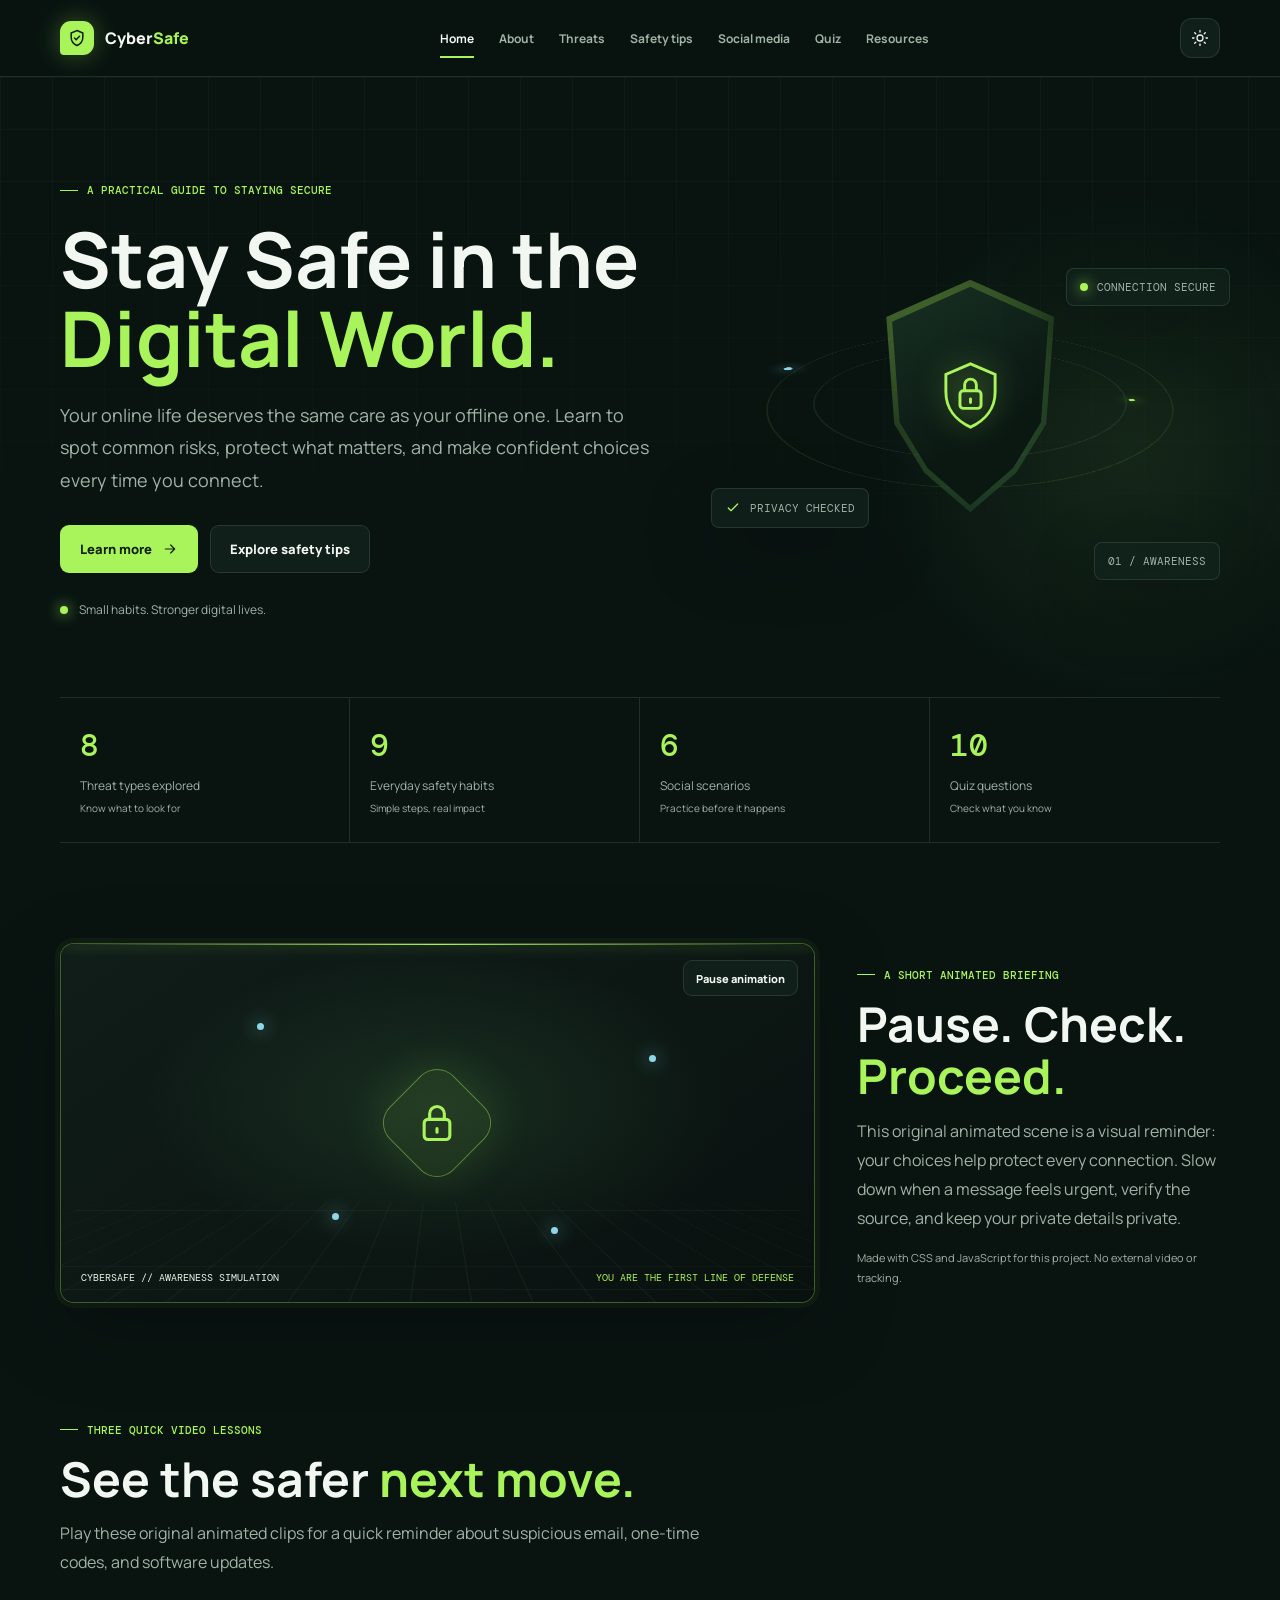
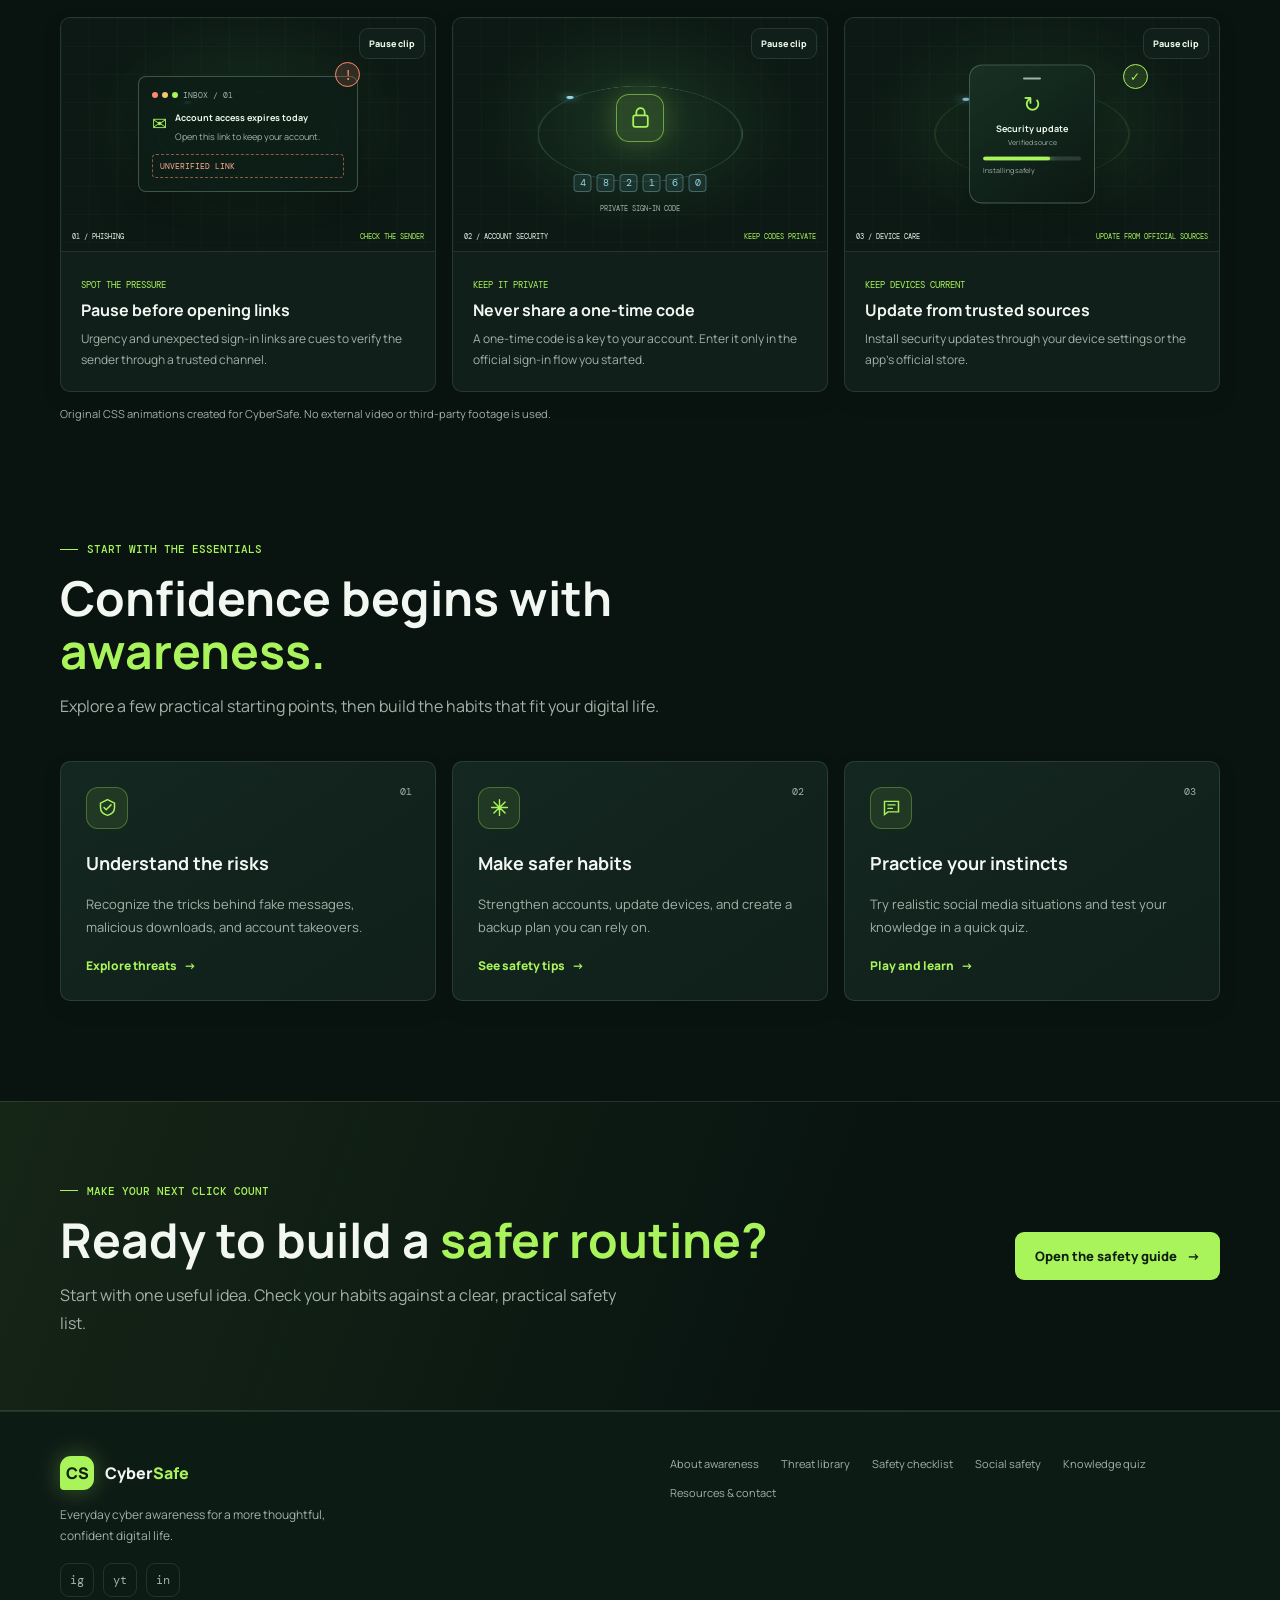
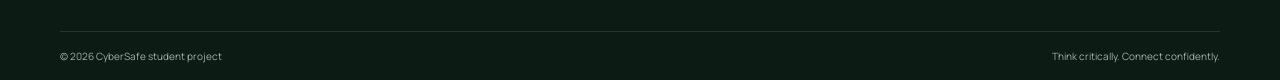
<file: cyberawerness/index.html>
<!doctype html>
<html lang="en">
<head>
  <meta charset="utf-8">
  <meta name="viewport" content="width=device-width, initial-scale=1">
  <meta name="description" content="Build safer digital habits with CyberSafe, a student-friendly cyber awareness guide.">
  <title>CyberSafe | Cyber Awareness</title>
  <link rel="preconnect" href="https://fonts.googleapis.com">
  <link rel="preconnect" href="https://fonts.gstatic.com" crossorigin>
  <link rel="stylesheet" href="css/style.css">
  <script src="js/script.js" defer></script>
</head>
<body>
  <div class="site-shell">
    <header class="site-header">
      <div class="container header-inner">
        <a class="brand" href="index.html" aria-label="CyberSafe home"><span class="brand-mark" aria-hidden="true"><svg viewBox="0 0 24 24" fill="none"><path d="M12 3 19 6v5c0 4.8-3 8.2-7 10-4-1.8-7-5.2-7-10V6l7-3Z" stroke="currentColor" stroke-width="1.8"/><path d="m9 12 2 2 4-4" stroke="currentColor" stroke-width="1.8" stroke-linecap="round" stroke-linejoin="round"/></svg></span><span>Cyber<span>Safe</span></span></a>
        <nav class="site-nav" data-site-nav aria-label="Main navigation">
          <a href="index.html" aria-current="page">Home</a><a href="about.html">About</a><a href="threats.html">Threats</a><a href="safety.html">Safety tips</a><a href="social-media.html">Social media</a><a href="quiz.html">Quiz</a><a href="contact.html">Resources</a>
        </nav>
        <div class="header-actions">
          <button class="icon-button" type="button" data-theme-toggle aria-label="Switch color theme" title="Toggle light or dark mode"><svg viewBox="0 0 24 24" fill="none" aria-hidden="true"><circle cx="12" cy="12" r="4" stroke="currentColor" stroke-width="1.7"/><path d="M12 2v2m0 16v2M4.93 4.93l1.42 1.42m11.3 11.3 1.42 1.42M2 12h2m16 0h2M4.93 19.07l1.42-1.42m11.3-11.3 1.42-1.42" stroke="currentColor" stroke-width="1.7" stroke-linecap="round"/></svg></button>
          <button class="menu-button" type="button" data-menu-toggle aria-label="Open navigation" aria-expanded="false"><svg viewBox="0 0 24 24" fill="none" aria-hidden="true"><path d="M4 7h16M4 12h16M4 17h16" stroke="currentColor" stroke-width="1.8" stroke-linecap="round"/></svg></button>
        </div>
      </div>
    </header>
    <main>
      <section class="hero">
        <div class="container hero-grid">
          <div class="hero-copy">
            <span class="eyebrow">A practical guide to staying secure</span>
            <h1>Stay Safe in the <span class="accent-text">Digital World.</span></h1>
            <p class="lead">Your online life deserves the same care as your offline one. Learn to spot common risks, protect what matters, and make confident choices every time you connect.</p>
            <div class="hero-actions"><a class="button button-primary" href="about.html">Learn more <svg viewBox="0 0 24 24" fill="none" aria-hidden="true"><path d="M5 12h14m-6-6 6 6-6 6" stroke="currentColor" stroke-width="1.8" stroke-linecap="round" stroke-linejoin="round"/></svg></a><a class="button button-quiet" href="safety.html">Explore safety tips</a></div>
            <div class="hero-note"><span class="status-dot"></span> Small habits. Stronger digital lives.</div>
          </div>
          <div class="hero-art" aria-label="Floating digital shield illustration">
            <div class="orbit"></div><div class="orbit orbit-two"></div>
            <div class="hero-shield"><svg viewBox="0 0 64 64" fill="none" aria-hidden="true"><path d="M32 5 53 14v15c0 14.4-8.9 24.5-21 30C19.9 53.5 11 43.4 11 29V14L32 5Z" stroke="currentColor" stroke-width="2.5"/><rect x="23" y="28" width="18" height="15" rx="3" stroke="currentColor" stroke-width="2.5"/><path d="M27 28v-5a5 5 0 0 1 10 0v5m-5 7v3" stroke="currentColor" stroke-width="2.5" stroke-linecap="round"/></svg></div>
            <div class="floating-chip one"><span class="status-dot"></span> CONNECTION SECURE</div><div class="floating-chip two"><svg viewBox="0 0 24 24" fill="none"><path d="m5 12 4 4L19 6" stroke="currentColor" stroke-width="2" stroke-linecap="round" stroke-linejoin="round"/></svg> PRIVACY CHECKED</div><div class="floating-chip three">01 / AWARENESS</div>
          </div>
        </div>
      </section>
      <section class="container" aria-label="Cyber awareness snapshot">
        <div class="stats-grid">
          <div class="stat"><strong data-count="8">0</strong><span>Threat types explored</span><small>Know what to look for</small></div>
          <div class="stat"><strong data-count="9">0</strong><span>Everyday safety habits</span><small>Simple steps, real impact</small></div>
          <div class="stat"><strong data-count="6">0</strong><span>Social scenarios</span><small>Practice before it happens</small></div>
          <div class="stat"><strong data-count="10">0</strong><span>Quiz questions</span><small>Check what you know</small></div>
        </div>
      </section>
      <section class="section">
        <div class="container video-layout">
          <div class="scene-frame reveal" data-reveal>
            <div class="awareness-scene" data-awareness-scene aria-label="Animated illustration of a digital connection being protected">
              <div class="scene-grid"></div><div class="scene-scan"></div><span class="scene-node n1"></span><span class="scene-node n2"></span><span class="scene-node n3"></span><span class="scene-node n4"></span>
              <div class="scene-lock"><svg viewBox="0 0 24 24" fill="none" aria-hidden="true"><rect x="5" y="10" width="14" height="11" rx="2" stroke="currentColor" stroke-width="1.7"/><path d="M8 10V7a4 4 0 0 1 8 0v3m-4 5v2" stroke="currentColor" stroke-width="1.7" stroke-linecap="round"/></svg></div>
              <div class="scene-controls"><button class="button button-quiet" type="button" data-scene-toggle aria-pressed="true">Pause animation</button></div>
              <div class="scene-caption"><span>CYBERSAFE // AWARENESS SIMULATION</span><span>YOU ARE THE FIRST LINE OF DEFENSE</span></div>
            </div>
          </div>
          <div class="scene-copy reveal" data-reveal><span class="eyebrow">A short animated briefing</span><h2>Pause. Check. <span class="accent-text">Proceed.</span></h2><p>This original animated scene is a visual reminder: your choices help protect every connection. Slow down when a message feels urgent, verify the source, and keep your private details private.</p><p class="form-note">Made with CSS and JavaScript for this project. No external video or tracking.</p></div>
        </div>
      </section>
      <section class="section clip-library-section">
        <div class="container">
          <div class="section-heading reveal" data-reveal><span class="eyebrow section-label">Three quick video lessons</span><h2>See the safer <span class="accent-text">next move.</span></h2><p>Play these original animated clips for a quick reminder about suspicious email, one-time codes, and software updates.</p></div>
          <div class="video-library">
            <article class="video-card reveal" data-reveal>
              <div class="video-screen clip-phishing" data-clip-scene aria-label="Animated phishing email warning">
                <div class="clip-grid"></div><span class="clip-orbit"></span><div class="clip-window"><div class="clip-window-top"><span></span><span>INBOX / 01</span></div><div class="clip-mail-icon">✉</div><strong>Account access expires today</strong><small>Open this link to keep your account.</small><div class="clip-link-warning">UNVERIFIED LINK</div></div><span class="clip-alert">!</span>
                <button class="button button-quiet clip-toggle" type="button" data-clip-toggle="phishing lesson" aria-pressed="true">Pause clip</button><div class="clip-caption"><span>01 / PHISHING</span><span>CHECK THE SENDER</span></div>
              </div>
              <div class="video-card-copy"><span class="platform-tag">SPOT THE PRESSURE</span><h3>Pause before opening links</h3><p>Urgency and unexpected sign-in links are cues to verify the sender through a trusted channel.</p></div>
            </article>
            <article class="video-card reveal" data-reveal>
              <div class="video-screen clip-code" data-clip-scene aria-label="Animated one-time code protected by a shield">
                <div class="clip-grid"></div><div class="clip-code-rings"></div><div class="clip-code-lock"><svg viewBox="0 0 24 24" fill="none" aria-hidden="true"><rect x="5" y="10" width="14" height="11" rx="2" stroke="currentColor" stroke-width="1.7"/><path d="M8 10V7a4 4 0 0 1 8 0v3" stroke="currentColor" stroke-width="1.7"/></svg></div><div class="clip-code-digits"><span>4</span><span>8</span><span>2</span><span>1</span><span>6</span><span>0</span></div><span class="clip-code-label">PRIVATE SIGN-IN CODE</span>
                <button class="button button-quiet clip-toggle" type="button" data-clip-toggle="one-time code lesson" aria-pressed="true">Pause clip</button><div class="clip-caption"><span>02 / ACCOUNT SECURITY</span><span>KEEP CODES PRIVATE</span></div>
              </div>
              <div class="video-card-copy"><span class="platform-tag">KEEP IT PRIVATE</span><h3>Never share a one-time code</h3><p>A one-time code is a key to your account. Enter it only in the official sign-in flow you started.</p></div>
            </article>
            <article class="video-card reveal" data-reveal>
              <div class="video-screen clip-update" data-clip-scene aria-label="Animated device installing a verified security update">
                <div class="clip-grid"></div><span class="clip-update-orbit"></span><div class="clip-device"><div class="clip-device-camera"></div><div class="clip-update-symbol">↻</div><strong>Security update</strong><small>Verified source</small><div class="clip-progress"><span></span></div><small class="clip-progress-label">Installing safely</small></div><span class="clip-update-check">✓</span>
                <button class="button button-quiet clip-toggle" type="button" data-clip-toggle="software update lesson" aria-pressed="true">Pause clip</button><div class="clip-caption"><span>03 / DEVICE CARE</span><span>UPDATE FROM OFFICIAL SOURCES</span></div>
              </div>
              <div class="video-card-copy"><span class="platform-tag">KEEP DEVICES CURRENT</span><h3>Update from trusted sources</h3><p>Install security updates through your device settings or the app's official store.</p></div>
            </article>
          </div>
          <p class="form-note clip-credit">Original CSS animations created for CyberSafe. No external video or third-party footage is used.</p>
        </div>
      </section>
      <section class="section" style="padding-top: 10px">
        <div class="container">
          <div class="section-heading reveal" data-reveal><span class="eyebrow section-label">Start with the essentials</span><h2>Confidence begins with <span class="accent-text">awareness.</span></h2><p>Explore a few practical starting points, then build the habits that fit your digital life.</p></div>
          <div class="card-grid">
            <article class="info-card reveal" data-reveal><span class="card-index">01</span><div class="card-icon"><svg viewBox="0 0 24 24" fill="none"><path d="M12 3 20 7v5c0 4.4-3.4 7.8-8 9-4.6-1.2-8-4.6-8-9V7l8-4Z" stroke="currentColor" stroke-width="1.7"/><path d="m8 12 2.5 2.5L16 9" stroke="currentColor" stroke-width="1.7" stroke-linecap="round"/></svg></div><h3>Understand the risks</h3><p>Recognize the tricks behind fake messages, malicious downloads, and account takeovers.</p><a class="card-link" href="threats.html">Explore threats <span aria-hidden="true">→</span></a></article>
            <article class="info-card reveal" data-reveal><span class="card-index">02</span><div class="card-icon"><svg viewBox="0 0 24 24" fill="none"><path d="M12 3v18M3 12h18M5.6 5.6l12.8 12.8m0-12.8L5.6 18.4" stroke="currentColor" stroke-width="1.6" stroke-linecap="round"/></svg></div><h3>Make safer habits</h3><p>Strengthen accounts, update devices, and create a backup plan you can rely on.</p><a class="card-link" href="safety.html">See safety tips <span aria-hidden="true">→</span></a></article>
            <article class="info-card reveal" data-reveal><span class="card-index">03</span><div class="card-icon"><svg viewBox="0 0 24 24" fill="none"><path d="M4 5h16v12H8l-4 3V5Z" stroke="currentColor" stroke-width="1.7"/><path d="M8 9h8M8 13h5" stroke="currentColor" stroke-width="1.7" stroke-linecap="round"/></svg></div><h3>Practice your instincts</h3><p>Try realistic social media situations and test your knowledge in a quick quiz.</p><a class="card-link" href="social-media.html">Play and learn <span aria-hidden="true">→</span></a></article>
          </div>
        </div>
      </section>
      <section class="split-band"><div class="container split-band-inner"><div><span class="eyebrow section-label">Make your next click count</span><h2>Ready to build a <span class="accent-text">safer routine?</span></h2><p>Start with one useful idea. Check your habits against a clear, practical safety list.</p></div><a class="button button-primary" href="safety.html">Open the safety guide <span aria-hidden="true">→</span></a></div></section>
    </main>
    <footer class="site-footer"><div class="container footer-main"><div class="footer-brand"><a class="brand" href="index.html"><span class="brand-mark" aria-hidden="true">CS</span><span>Cyber<span>Safe</span></span></a><p>Everyday cyber awareness for a more thoughtful, confident digital life.</p><div class="social-links" aria-label="Social media links"><a href="https://www.instagram.com/" aria-label="Instagram">ig</a><a href="https://www.youtube.com/" aria-label="YouTube">yt</a><a href="https://www.linkedin.com/" aria-label="LinkedIn">in</a></div></div><nav class="footer-links" aria-label="Footer navigation"><a href="about.html">About awareness</a><a href="threats.html">Threat library</a><a href="safety.html">Safety checklist</a><a href="social-media.html">Social safety</a><a href="quiz.html">Knowledge quiz</a><a href="contact.html">Resources & contact</a></nav></div><div class="container footer-bottom"><p>© 2026 CyberSafe student project</p><p>Think critically. Connect confidently.</p></div></footer>
  </div>
  <button class="back-to-top" type="button" data-back-to-top aria-label="Back to top"><svg viewBox="0 0 24 24" fill="none" aria-hidden="true"><path d="m6 14 6-6 6 6" stroke="currentColor" stroke-width="1.8" stroke-linecap="round" stroke-linejoin="round"/></svg></button>
</body>
</html>
</file>
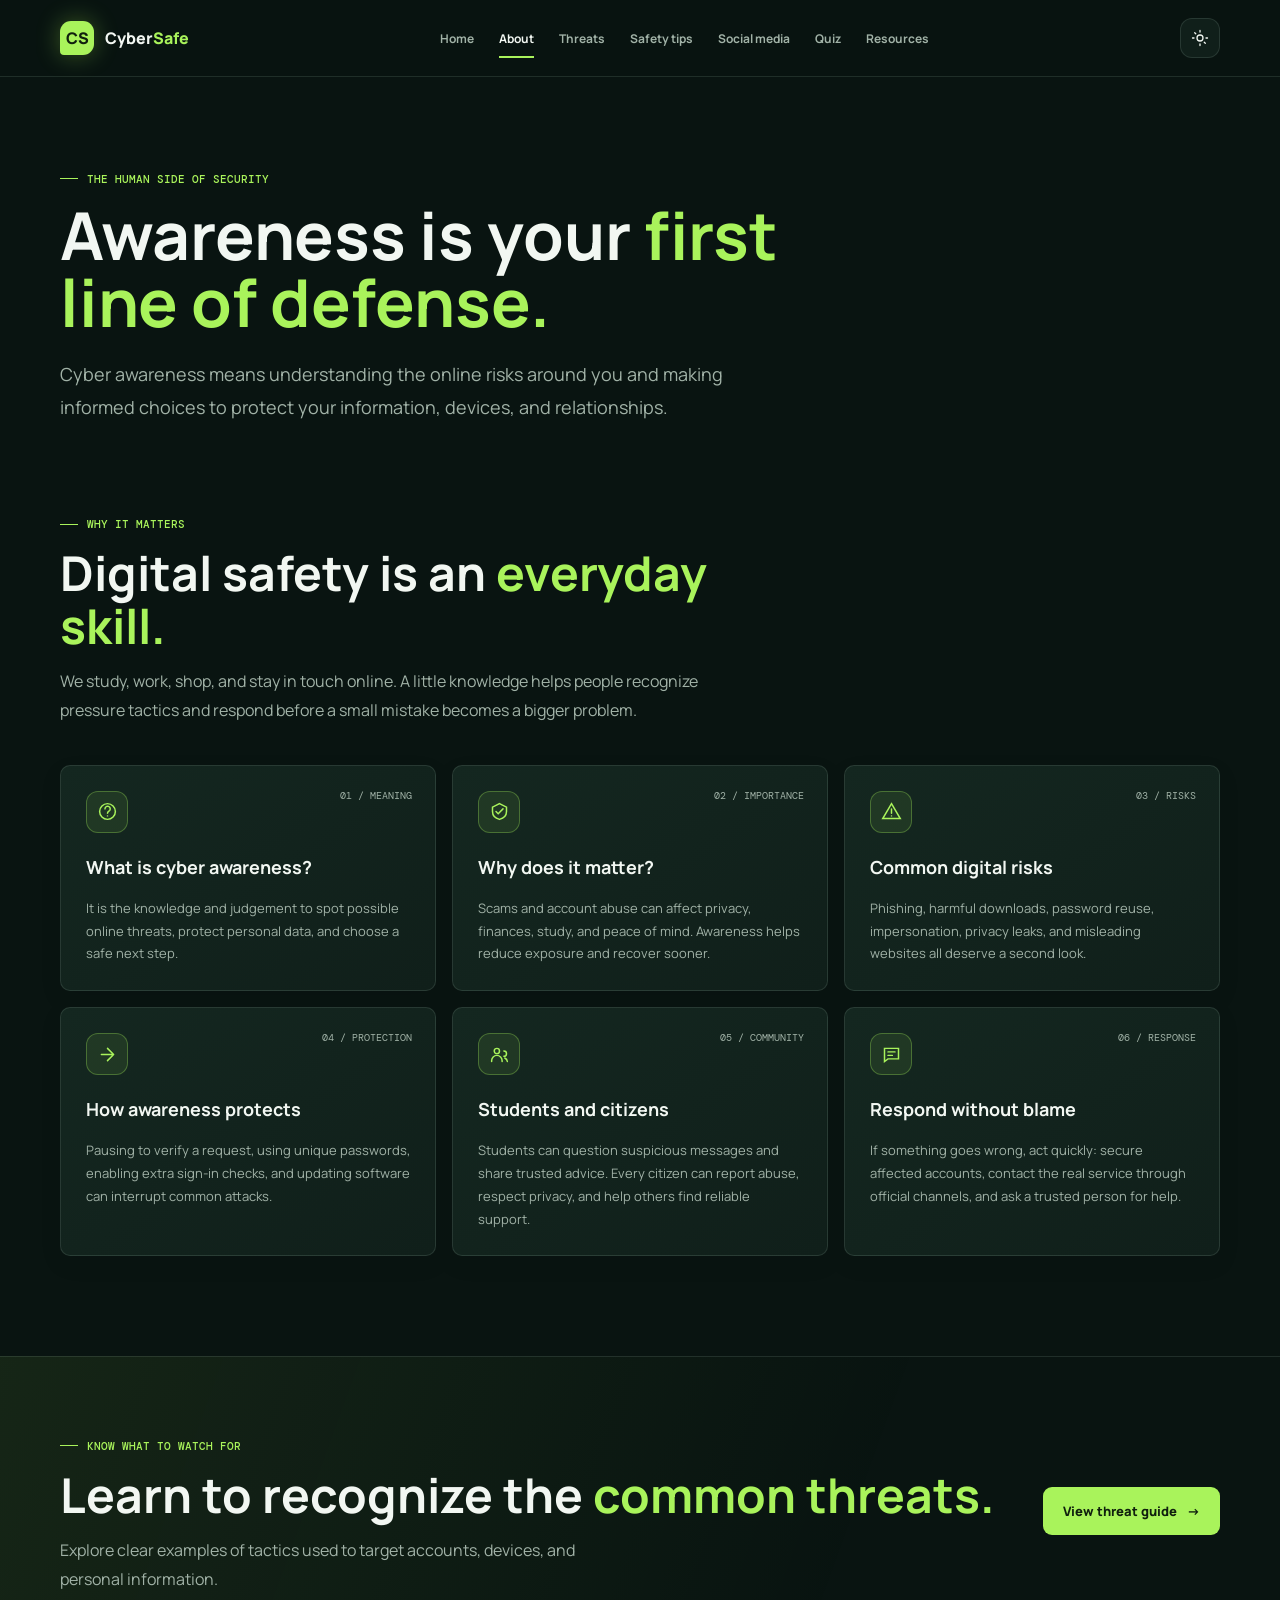
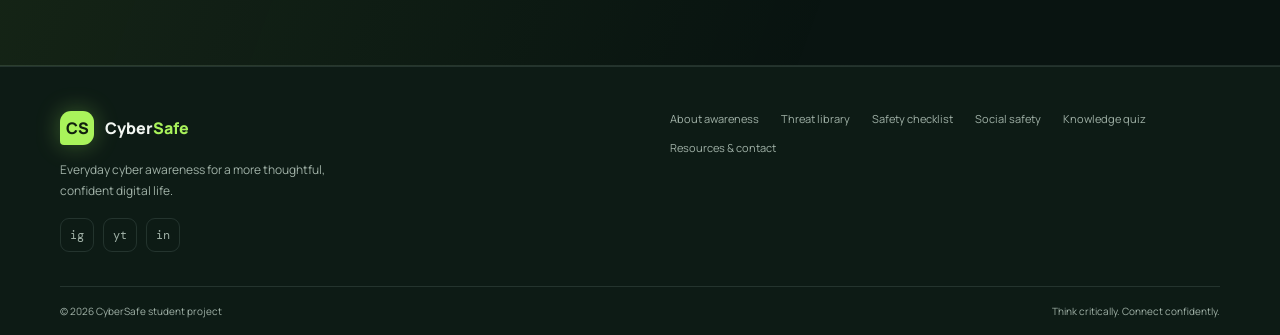
<file: cyberawerness/about.html>
<!doctype html>
<html lang="en"><head><meta charset="utf-8"><meta name="viewport" content="width=device-width, initial-scale=1"><meta name="description" content="Understand cyber awareness, why it matters, and how every person can help make digital spaces safer."><title>About Cyber Awareness | CyberSafe</title><link rel="preconnect" href="https://fonts.googleapis.com"><link rel="preconnect" href="https://fonts.gstatic.com" crossorigin><link rel="stylesheet" href="css/style.css"><script src="js/script.js" defer></script></head>
<body><div class="site-shell"><header class="site-header"><div class="container header-inner"><a class="brand" href="index.html" aria-label="CyberSafe home"><span class="brand-mark" aria-hidden="true">CS</span><span>Cyber<span>Safe</span></span></a><nav class="site-nav" data-site-nav aria-label="Main navigation"><a href="index.html">Home</a><a href="about.html" aria-current="page">About</a><a href="threats.html">Threats</a><a href="safety.html">Safety tips</a><a href="social-media.html">Social media</a><a href="quiz.html">Quiz</a><a href="contact.html">Resources</a></nav><div class="header-actions"><button class="icon-button" type="button" data-theme-toggle aria-label="Switch color theme" title="Toggle light or dark mode"><svg viewBox="0 0 24 24" fill="none" aria-hidden="true"><circle cx="12" cy="12" r="4" stroke="currentColor" stroke-width="1.7"/><path d="M12 2v2m0 16v2M4.93 4.93l1.42 1.42m11.3 11.3 1.42 1.42M2 12h2m16 0h2" stroke="currentColor" stroke-width="1.7" stroke-linecap="round"/></svg></button><button class="menu-button" type="button" data-menu-toggle aria-label="Open navigation" aria-expanded="false"><svg viewBox="0 0 24 24" fill="none" aria-hidden="true"><path d="M4 7h16M4 12h16M4 17h16" stroke="currentColor" stroke-width="1.8" stroke-linecap="round"/></svg></button></div></div></header>
<main><section class="page-intro"><div class="container"><span class="eyebrow section-label">The human side of security</span><h1>Awareness is your <span class="accent-text">first line of defense.</span></h1><p class="lead">Cyber awareness means understanding the online risks around you and making informed choices to protect your information, devices, and relationships.</p></div></section>
<section class="section" style="padding-top: 22px"><div class="container"><div class="section-heading reveal" data-reveal><span class="eyebrow section-label">Why it matters</span><h2>Digital safety is an <span class="accent-text">everyday skill.</span></h2><p>We study, work, shop, and stay in touch online. A little knowledge helps people recognize pressure tactics and respond before a small mistake becomes a bigger problem.</p></div><div class="card-grid">
<article class="info-card reveal" data-reveal><span class="card-index">01 / MEANING</span><div class="card-icon"><svg viewBox="0 0 24 24" fill="none"><circle cx="12" cy="12" r="9" stroke="currentColor" stroke-width="1.7"/><path d="M9.1 9a3 3 0 1 1 5.4 1.8c-1.2 1.1-2.5 1.5-2.5 3.2m0 3h.01" stroke="currentColor" stroke-width="1.7" stroke-linecap="round"/></svg></div><h3>What is cyber awareness?</h3><p>It is the knowledge and judgement to spot possible online threats, protect personal data, and choose a safe next step.</p></article>
<article class="info-card reveal" data-reveal><span class="card-index">02 / IMPORTANCE</span><div class="card-icon"><svg viewBox="0 0 24 24" fill="none"><path d="M12 3 20 7v5c0 4.4-3.4 7.8-8 9-4.6-1.2-8-4.6-8-9V7l8-4Z" stroke="currentColor" stroke-width="1.7"/><path d="m8 12 2.5 2.5L16 9" stroke="currentColor" stroke-width="1.7" stroke-linecap="round"/></svg></div><h3>Why does it matter?</h3><p>Scams and account abuse can affect privacy, finances, study, and peace of mind. Awareness helps reduce exposure and recover sooner.</p></article>
<article class="info-card reveal" data-reveal><span class="card-index">03 / RISKS</span><div class="card-icon"><svg viewBox="0 0 24 24" fill="none"><path d="M12 3 22 20H2L12 3Z" stroke="currentColor" stroke-width="1.7"/><path d="M12 9v5m0 3h.01" stroke="currentColor" stroke-width="1.7" stroke-linecap="round"/></svg></div><h3>Common digital risks</h3><p>Phishing, harmful downloads, password reuse, impersonation, privacy leaks, and misleading websites all deserve a second look.</p></article>
<article class="info-card reveal" data-reveal><span class="card-index">04 / PROTECTION</span><div class="card-icon"><svg viewBox="0 0 24 24" fill="none"><path d="M5 12h14M12 5l7 7-7 7" stroke="currentColor" stroke-width="1.7" stroke-linecap="round" stroke-linejoin="round"/></svg></div><h3>How awareness protects</h3><p>Pausing to verify a request, using unique passwords, enabling extra sign-in checks, and updating software can interrupt common attacks.</p></article>
<article class="info-card reveal" data-reveal><span class="card-index">05 / COMMUNITY</span><div class="card-icon"><svg viewBox="0 0 24 24" fill="none"><circle cx="9" cy="8" r="3" stroke="currentColor" stroke-width="1.7"/><path d="M3 20v-1a6 6 0 0 1 12 0v1m2-12a3 3 0 0 1 0 6m1 2a5 5 0 0 1 3 4" stroke="currentColor" stroke-width="1.7" stroke-linecap="round"/></svg></div><h3>Students and citizens</h3><p>Students can question suspicious messages and share trusted advice. Every citizen can report abuse, respect privacy, and help others find reliable support.</p></article>
<article class="info-card reveal" data-reveal><span class="card-index">06 / RESPONSE</span><div class="card-icon"><svg viewBox="0 0 24 24" fill="none"><path d="M4 5h16v12H8l-4 3V5Z" stroke="currentColor" stroke-width="1.7"/><path d="M8 9h8M8 13h5" stroke="currentColor" stroke-width="1.7" stroke-linecap="round"/></svg></div><h3>Respond without blame</h3><p>If something goes wrong, act quickly: secure affected accounts, contact the real service through official channels, and ask a trusted person for help.</p></article>
</div></div></section><section class="split-band"><div class="container split-band-inner"><div><span class="eyebrow section-label">Know what to watch for</span><h2>Learn to recognize the <span class="accent-text">common threats.</span></h2><p>Explore clear examples of tactics used to target accounts, devices, and personal information.</p></div><a class="button button-primary" href="threats.html">View threat guide <span aria-hidden="true">→</span></a></div></section></main>
<footer class="site-footer"><div class="container footer-main"><div class="footer-brand"><a class="brand" href="index.html"><span class="brand-mark" aria-hidden="true">CS</span><span>Cyber<span>Safe</span></span></a><p>Everyday cyber awareness for a more thoughtful, confident digital life.</p><div class="social-links" aria-label="Social media links"><a href="https://www.instagram.com/" aria-label="Instagram">ig</a><a href="https://www.youtube.com/" aria-label="YouTube">yt</a><a href="https://www.linkedin.com/" aria-label="LinkedIn">in</a></div></div><nav class="footer-links" aria-label="Footer navigation"><a href="about.html">About awareness</a><a href="threats.html">Threat library</a><a href="safety.html">Safety checklist</a><a href="social-media.html">Social safety</a><a href="quiz.html">Knowledge quiz</a><a href="contact.html">Resources & contact</a></nav></div><div class="container footer-bottom"><p>© 2026 CyberSafe student project</p><p>Think critically. Connect confidently.</p></div></footer></div><button class="back-to-top" type="button" data-back-to-top aria-label="Back to top"><svg viewBox="0 0 24 24" fill="none" aria-hidden="true"><path d="m6 14 6-6 6 6" stroke="currentColor" stroke-width="1.8" stroke-linecap="round" stroke-linejoin="round"/></svg></button></body></html>
</file>
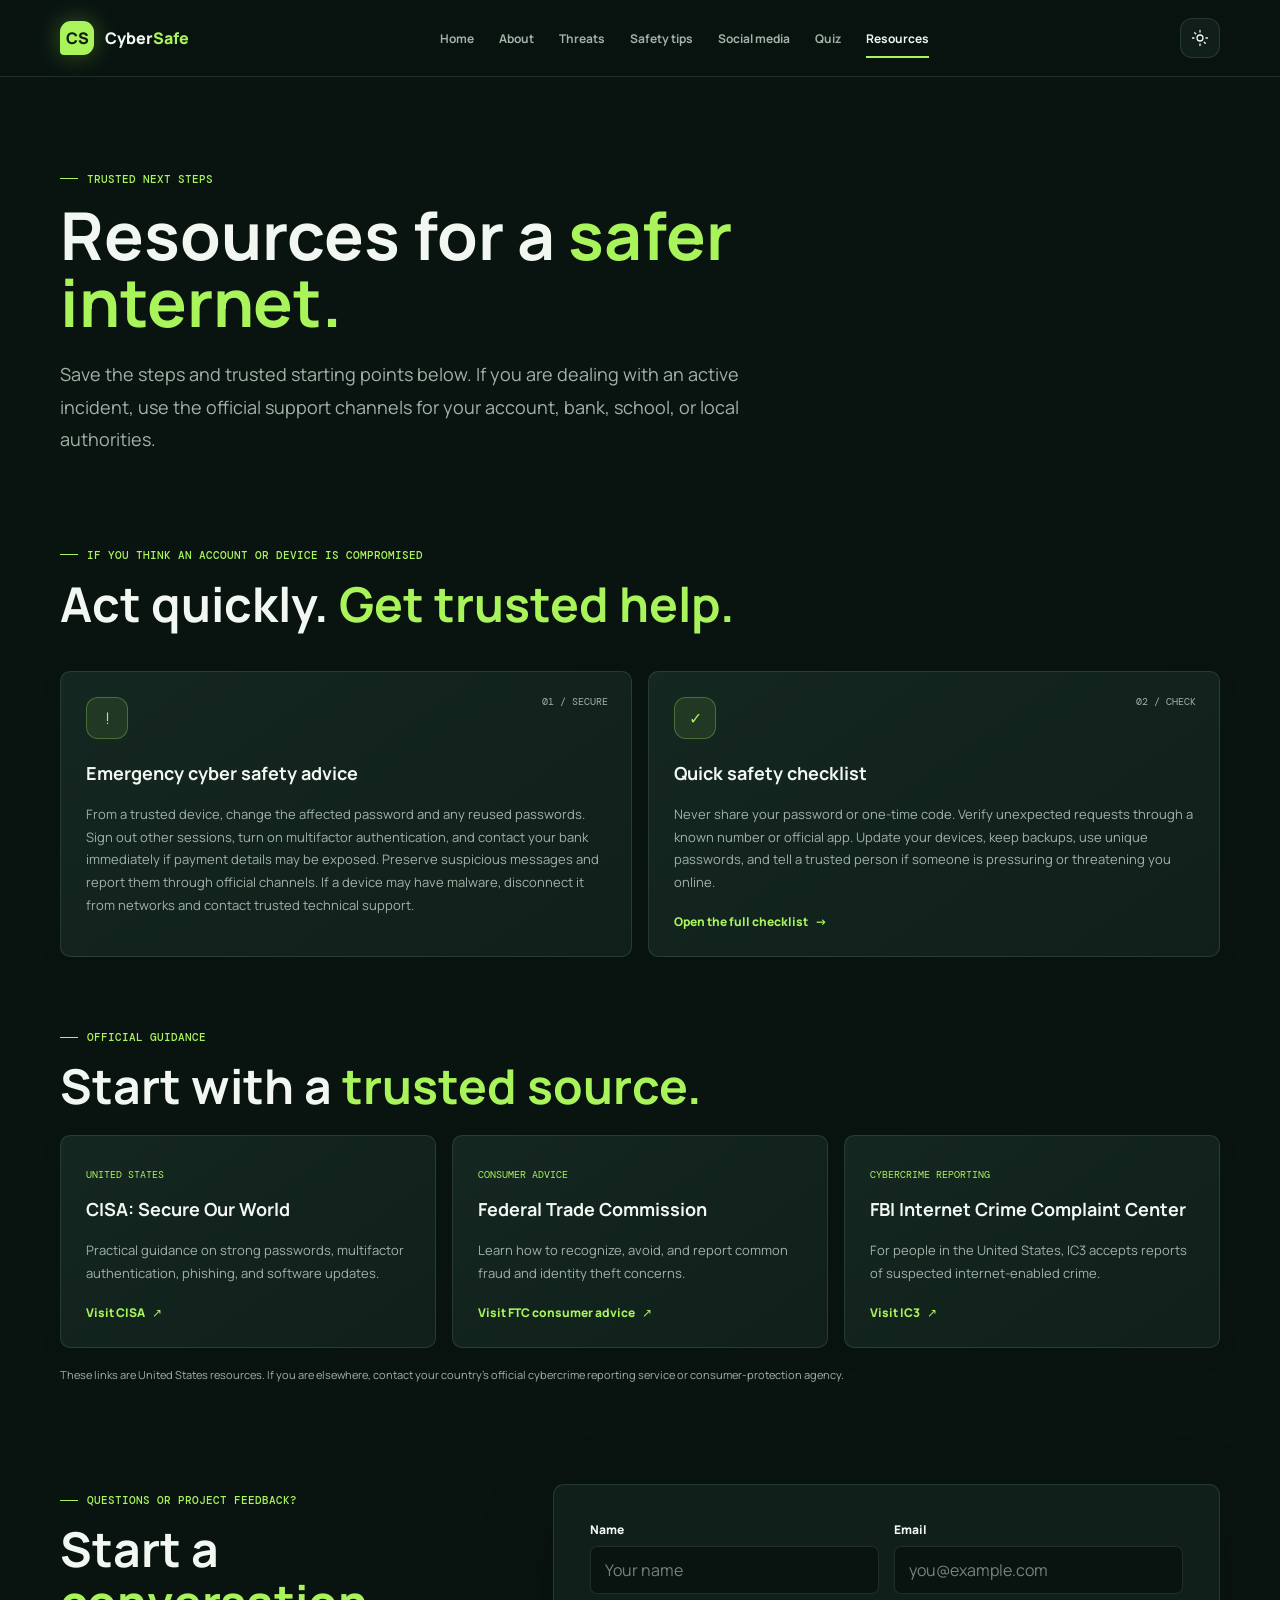
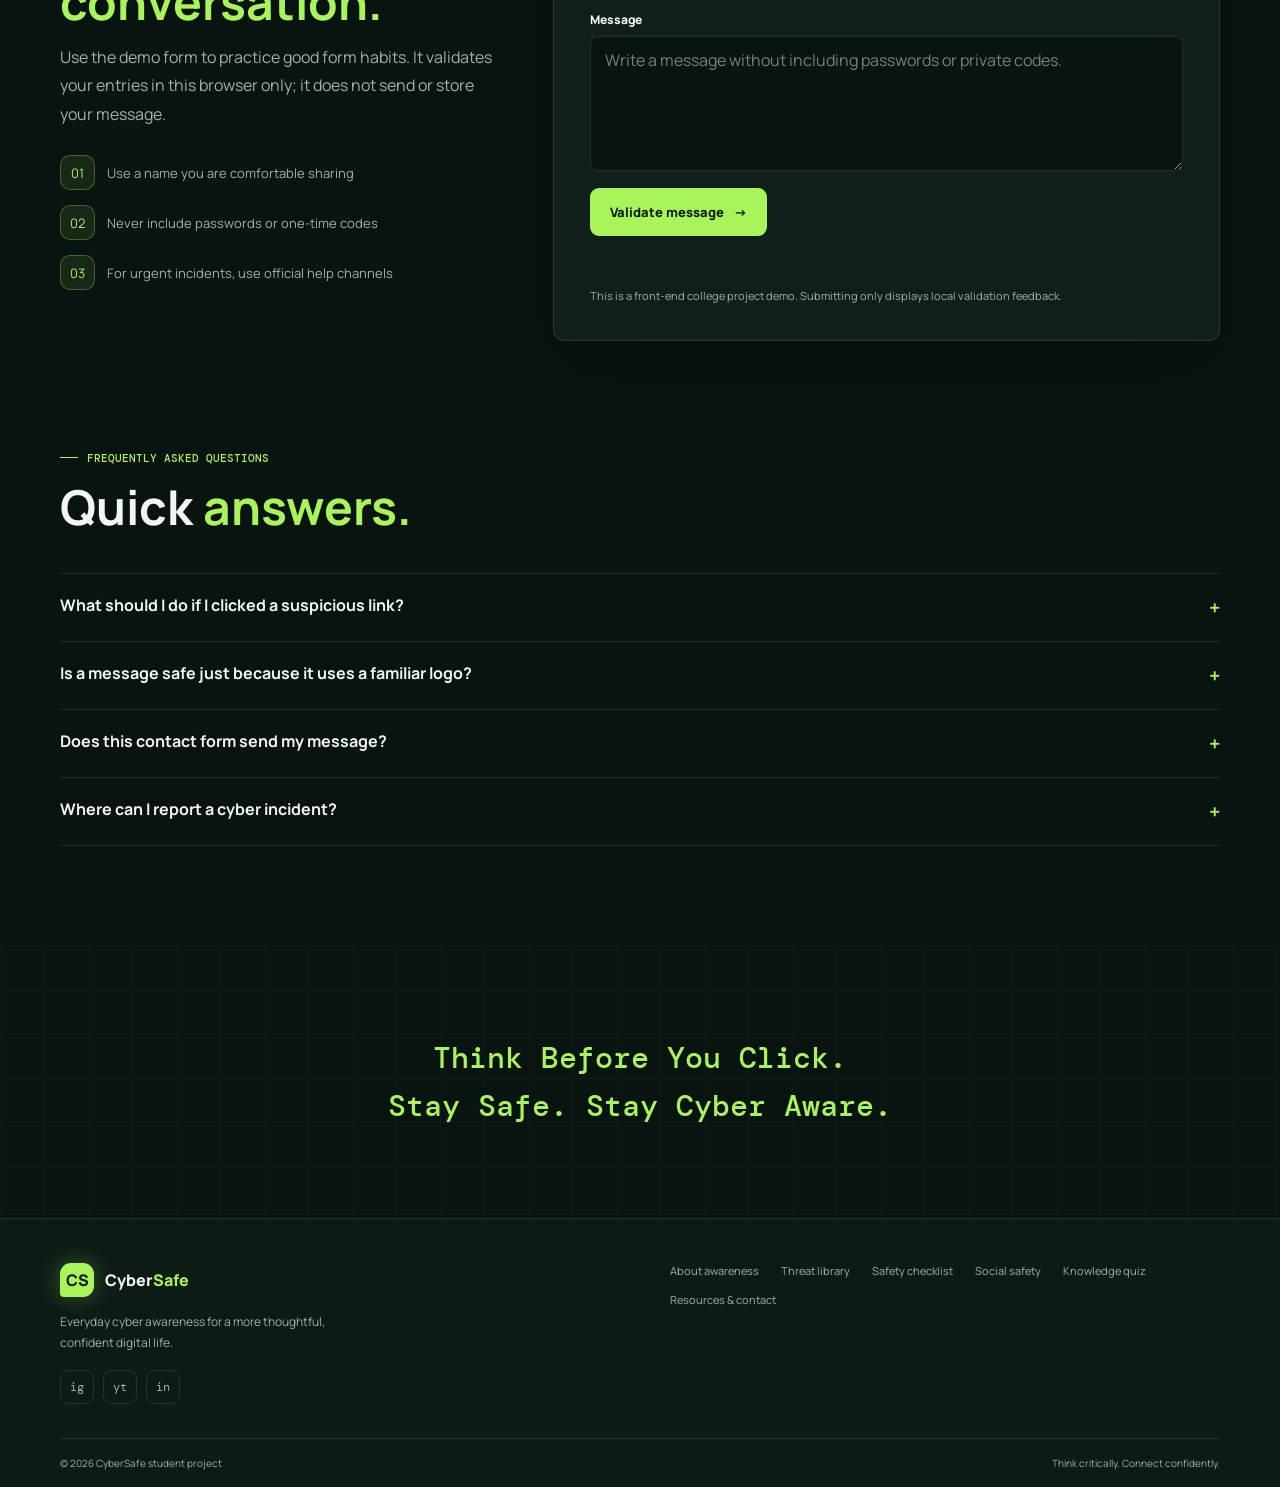
<file: cyberawerness/contact.html>
<!doctype html>
<html lang="en"><head><meta charset="utf-8"><meta name="viewport" content="width=device-width, initial-scale=1"><meta name="description" content="Find trusted cyber safety resources, emergency steps, FAQs, and a validated demo contact form."><title>Resources & Contact | CyberSafe</title><link rel="preconnect" href="https://fonts.googleapis.com"><link rel="preconnect" href="https://fonts.gstatic.com" crossorigin><link rel="stylesheet" href="css/style.css"><script src="js/script.js" defer></script></head>
<body><div class="site-shell"><header class="site-header"><div class="container header-inner"><a class="brand" href="index.html" aria-label="CyberSafe home"><span class="brand-mark" aria-hidden="true">CS</span><span>Cyber<span>Safe</span></span></a><nav class="site-nav" data-site-nav aria-label="Main navigation"><a href="index.html">Home</a><a href="about.html">About</a><a href="threats.html">Threats</a><a href="safety.html">Safety tips</a><a href="social-media.html">Social media</a><a href="quiz.html">Quiz</a><a href="contact.html" aria-current="page">Resources</a></nav><div class="header-actions"><button class="icon-button" type="button" data-theme-toggle aria-label="Switch color theme" title="Toggle light or dark mode"><svg viewBox="0 0 24 24" fill="none" aria-hidden="true"><circle cx="12" cy="12" r="4" stroke="currentColor" stroke-width="1.7"/><path d="M12 2v2m0 16v2M4.93 4.93l1.42 1.42m11.3 11.3 1.42 1.42M2 12h2m16 0h2" stroke="currentColor" stroke-width="1.7" stroke-linecap="round"/></svg></button><button class="menu-button" type="button" data-menu-toggle aria-label="Open navigation" aria-expanded="false"><svg viewBox="0 0 24 24" fill="none" aria-hidden="true"><path d="M4 7h16M4 12h16M4 17h16" stroke="currentColor" stroke-width="1.8" stroke-linecap="round"/></svg></button></div></div></header>
<main><section class="page-intro"><div class="container"><span class="eyebrow section-label">Trusted next steps</span><h1>Resources for a <span class="accent-text">safer internet.</span></h1><p class="lead">Save the steps and trusted starting points below. If you are dealing with an active incident, use the official support channels for your account, bank, school, or local authorities.</p></div></section>
<section class="section" style="padding-top: 20px"><div class="container"><div class="section-heading reveal" data-reveal><span class="eyebrow section-label">If you think an account or device is compromised</span><h2>Act quickly. <span class="accent-text">Get trusted help.</span></h2></div><div class="card-grid two"><article class="info-card reveal" data-reveal><span class="card-index">01 / SECURE</span><div class="card-icon">!</div><h3>Emergency cyber safety advice</h3><p>From a trusted device, change the affected password and any reused passwords. Sign out other sessions, turn on multifactor authentication, and contact your bank immediately if payment details may be exposed. Preserve suspicious messages and report them through official channels. If a device may have malware, disconnect it from networks and contact trusted technical support.</p></article><article class="info-card reveal" data-reveal><span class="card-index">02 / CHECK</span><div class="card-icon">✓</div><h3>Quick safety checklist</h3><p>Never share your password or one-time code. Verify unexpected requests through a known number or official app. Update your devices, keep backups, use unique passwords, and tell a trusted person if someone is pressuring or threatening you online.</p><a class="card-link" href="safety.html">Open the full checklist <span>→</span></a></article></div>
<div class="section-heading reveal" data-reveal style="margin: 64px 0 22px"><span class="eyebrow section-label">Official guidance</span><h2>Start with a <span class="accent-text">trusted source.</span></h2></div><div class="card-grid"><article class="info-card reveal" data-reveal><span class="platform-tag">UNITED STATES</span><h3>CISA: Secure Our World</h3><p>Practical guidance on strong passwords, multifactor authentication, phishing, and software updates.</p><a class="card-link" href="https://www.cisa.gov/secure-our-world" target="_blank" rel="noreferrer">Visit CISA <span>↗</span></a></article><article class="info-card reveal" data-reveal><span class="platform-tag">CONSUMER ADVICE</span><h3>Federal Trade Commission</h3><p>Learn how to recognize, avoid, and report common fraud and identity theft concerns.</p><a class="card-link" href="https://consumer.ftc.gov/scams" target="_blank" rel="noreferrer">Visit FTC consumer advice <span>↗</span></a></article><article class="info-card reveal" data-reveal><span class="platform-tag">CYBERCRIME REPORTING</span><h3>FBI Internet Crime Complaint Center</h3><p>For people in the United States, IC3 accepts reports of suspected internet-enabled crime.</p><a class="card-link" href="https://www.ic3.gov/" target="_blank" rel="noreferrer">Visit IC3 <span>↗</span></a></article></div><p class="form-note" style="margin-top: 18px">These links are United States resources. If you are elsewhere, contact your country's official cybercrime reporting service or consumer-protection agency.</p></div></section>
<section class="section" style="padding-top: 0"><div class="container contact-layout"><div class="contact-aside"><span class="eyebrow section-label">Questions or project feedback?</span><h2>Start a <span class="accent-text">conversation.</span></h2><p>Use the demo form to practice good form habits. It validates your entries in this browser only; it does not send or store your message.</p><div class="contact-details"><div class="contact-detail"><span class="card-icon" aria-hidden="true">01</span><span>Use a name you are comfortable sharing</span></div><div class="contact-detail"><span class="card-icon" aria-hidden="true">02</span><span>Never include passwords or one-time codes</span></div><div class="contact-detail"><span class="card-icon" aria-hidden="true">03</span><span>For urgent incidents, use official help channels</span></div></div></div>
<!-- Client-side validation demo; no form data leaves this device. --><form class="contact-form" data-contact-form><div class="form-row"><div class="field"><label for="contact-name">Name</label><input id="contact-name" name="name" type="text" autocomplete="name" placeholder="Your name" minlength="2" maxlength="80" required></div><div class="field"><label for="contact-email">Email</label><input id="contact-email" name="email" type="email" autocomplete="email" placeholder="you@example.com" maxlength="254" required></div></div><div class="field"><label for="contact-message">Message</label><textarea id="contact-message" name="message" placeholder="Write a message without including passwords or private codes." minlength="10" maxlength="1200" required></textarea></div><button class="button button-primary" type="submit">Validate message <span aria-hidden="true">→</span></button><p class="form-status" data-form-status aria-live="polite"></p><p class="form-note">This is a front-end college project demo. Submitting only displays local validation feedback.</p></form></div></section>
<section class="section" style="padding-top: 0"><div class="container"><div class="section-heading"><span class="eyebrow section-label">Frequently asked questions</span><h2>Quick <span class="accent-text">answers.</span></h2></div><div class="faq-list"><div class="faq-item"><button class="faq-question" type="button" data-faq-question aria-expanded="false"><span>What should I do if I clicked a suspicious link?</span><span aria-hidden="true">+</span></button><div class="faq-answer" hidden>Close the page and do not enter more information. If you typed a password, change it from the official site using a trusted device, review active sessions, and enable multifactor authentication. If you downloaded a file, contact trusted technical support.</div></div><div class="faq-item"><button class="faq-question" type="button" data-faq-question aria-expanded="false"><span>Is a message safe just because it uses a familiar logo?</span><span aria-hidden="true">+</span></button><div class="faq-answer" hidden>No. Logos and sender names can be copied. Check the full sender address, avoid unexpected links, and use the organization's official app or a saved address to verify the request.</div></div><div class="faq-item"><button class="faq-question" type="button" data-faq-question aria-expanded="false"><span>Does this contact form send my message?</span><span aria-hidden="true">+</span></button><div class="faq-answer" hidden>No. The form demonstrates browser-side validation only. It has no server connection and does not send or store the information you enter.</div></div><div class="faq-item"><button class="faq-question" type="button" data-faq-question aria-expanded="false"><span>Where can I report a cyber incident?</span><span aria-hidden="true">+</span></button><div class="faq-answer" hidden>Contact the affected service or financial institution through its official channel. Reporting options depend on your country; use your local government or law-enforcement cybercrime reporting service. The links above are for United States residents.</div></div></div></div></section>
<section class="final-message"><div class="container"><p>Think Before You Click.<br>Stay Safe. Stay Cyber Aware.</p></div></section></main>
<footer class="site-footer"><div class="container footer-main"><div class="footer-brand"><a class="brand" href="index.html"><span class="brand-mark" aria-hidden="true">CS</span><span>Cyber<span>Safe</span></span></a><p>Everyday cyber awareness for a more thoughtful, confident digital life.</p><div class="social-links" aria-label="Social media links"><a href="https://www.instagram.com/" aria-label="Instagram">ig</a><a href="https://www.youtube.com/" aria-label="YouTube">yt</a><a href="https://www.linkedin.com/" aria-label="LinkedIn">in</a></div></div><nav class="footer-links" aria-label="Footer navigation"><a href="about.html">About awareness</a><a href="threats.html">Threat library</a><a href="safety.html">Safety checklist</a><a href="social-media.html">Social safety</a><a href="quiz.html">Knowledge quiz</a><a href="contact.html">Resources & contact</a></nav></div><div class="container footer-bottom"><p>© 2026 CyberSafe student project</p><p>Think critically. Connect confidently.</p></div></footer></div><button class="back-to-top" type="button" data-back-to-top aria-label="Back to top"><svg viewBox="0 0 24 24" fill="none" aria-hidden="true"><path d="m6 14 6-6 6 6" stroke="currentColor" stroke-width="1.8" stroke-linecap="round" stroke-linejoin="round"/></svg></button></body></html>
</file>
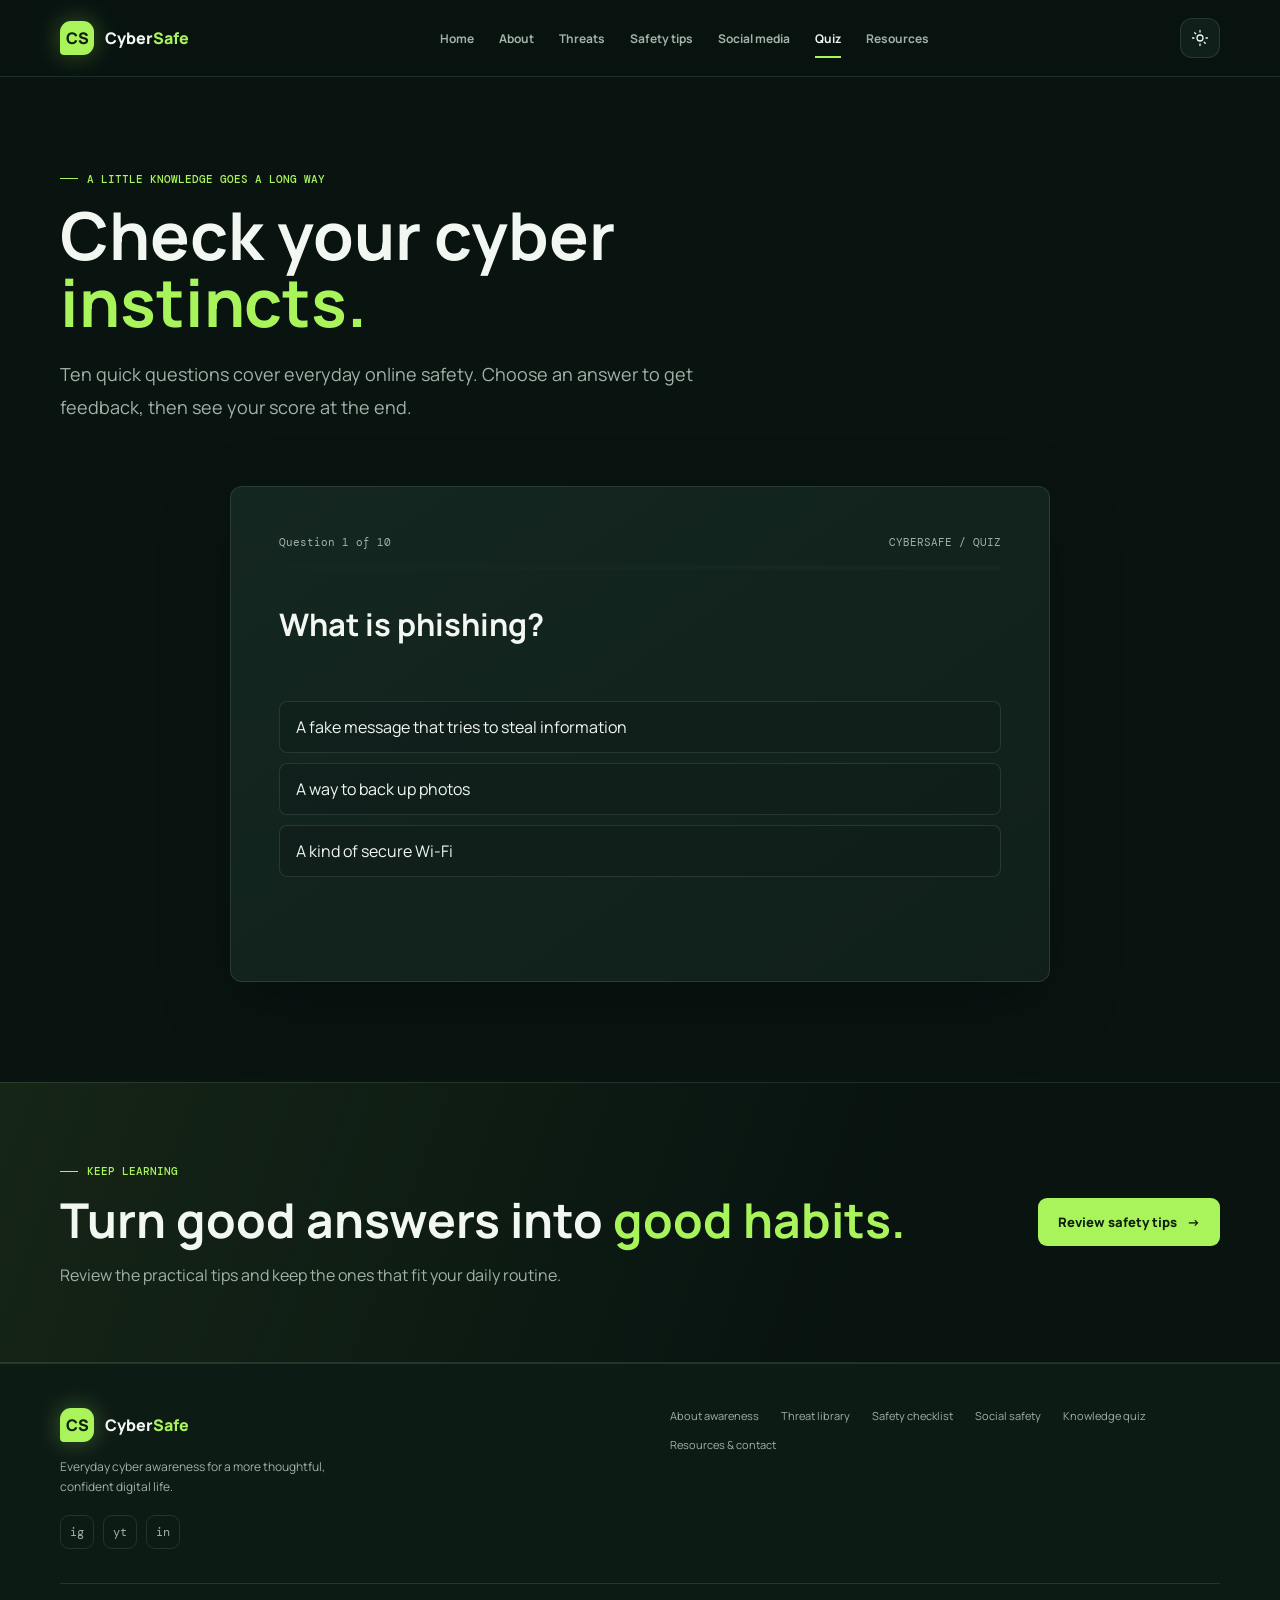
<file: cyberawerness/quiz.html>
<!doctype html>
<html lang="en"><head><meta charset="utf-8"><meta name="viewport" content="width=device-width, initial-scale=1"><meta name="description" content="Take the ten-question CyberSafe awareness quiz and check your online safety knowledge."><title>Cyber Safety Quiz | CyberSafe</title><link rel="preconnect" href="https://fonts.googleapis.com"><link rel="preconnect" href="https://fonts.gstatic.com" crossorigin><link rel="stylesheet" href="css/style.css"><script src="js/script.js" defer></script></head>
<body><div class="site-shell"><header class="site-header"><div class="container header-inner"><a class="brand" href="index.html" aria-label="CyberSafe home"><span class="brand-mark" aria-hidden="true">CS</span><span>Cyber<span>Safe</span></span></a><nav class="site-nav" data-site-nav aria-label="Main navigation"><a href="index.html">Home</a><a href="about.html">About</a><a href="threats.html">Threats</a><a href="safety.html">Safety tips</a><a href="social-media.html">Social media</a><a href="quiz.html" aria-current="page">Quiz</a><a href="contact.html">Resources</a></nav><div class="header-actions"><button class="icon-button" type="button" data-theme-toggle aria-label="Switch color theme" title="Toggle light or dark mode"><svg viewBox="0 0 24 24" fill="none" aria-hidden="true"><circle cx="12" cy="12" r="4" stroke="currentColor" stroke-width="1.7"/><path d="M12 2v2m0 16v2M4.93 4.93l1.42 1.42m11.3 11.3 1.42 1.42M2 12h2m16 0h2" stroke="currentColor" stroke-width="1.7" stroke-linecap="round"/></svg></button><button class="menu-button" type="button" data-menu-toggle aria-label="Open navigation" aria-expanded="false"><svg viewBox="0 0 24 24" fill="none" aria-hidden="true"><path d="M4 7h16M4 12h16M4 17h16" stroke="currentColor" stroke-width="1.8" stroke-linecap="round"/></svg></button></div></div></header>
<main><section class="page-intro"><div class="container"><span class="eyebrow section-label">A little knowledge goes a long way</span><h1>Check your cyber <span class="accent-text">instincts.</span></h1><p class="lead">Ten quick questions cover everyday online safety. Choose an answer to get feedback, then see your score at the end.</p></div></section>
<!-- The quiz is rendered and scored in the shared JavaScript file. --><section class="container quiz-shell"><div class="quiz-card" data-quiz><div data-quiz-content><div class="quiz-meta"><span data-quiz-progress>Question 1 of 10</span><span>CYBERSAFE / QUIZ</span></div><div class="progress-track" role="progressbar" aria-label="Quiz progress"><div class="progress-fill" data-quiz-progress-bar></div></div><h2 class="quiz-question" data-quiz-question></h2><div class="quiz-answers" data-quiz-answers></div><p class="quiz-feedback" data-quiz-feedback aria-live="polite"></p><div class="quiz-footer"><button class="button button-primary" type="button" data-quiz-next hidden>Next question</button></div></div><div class="quiz-results" data-quiz-results hidden><span class="eyebrow">Your results</span><div class="quiz-score" data-quiz-score>0 / 10</div><p data-quiz-message></p><button class="button button-primary" type="button" data-quiz-retry>Try again</button></div></div></section><section class="split-band"><div class="container split-band-inner"><div><span class="eyebrow section-label">Keep learning</span><h2>Turn good answers into <span class="accent-text">good habits.</span></h2><p>Review the practical tips and keep the ones that fit your daily routine.</p></div><a class="button button-primary" href="safety.html">Review safety tips <span aria-hidden="true">→</span></a></div></section></main>
<footer class="site-footer"><div class="container footer-main"><div class="footer-brand"><a class="brand" href="index.html"><span class="brand-mark" aria-hidden="true">CS</span><span>Cyber<span>Safe</span></span></a><p>Everyday cyber awareness for a more thoughtful, confident digital life.</p><div class="social-links" aria-label="Social media links"><a href="https://www.instagram.com/" aria-label="Instagram">ig</a><a href="https://www.youtube.com/" aria-label="YouTube">yt</a><a href="https://www.linkedin.com/" aria-label="LinkedIn">in</a></div></div><nav class="footer-links" aria-label="Footer navigation"><a href="about.html">About awareness</a><a href="threats.html">Threat library</a><a href="safety.html">Safety checklist</a><a href="social-media.html">Social safety</a><a href="quiz.html">Knowledge quiz</a><a href="contact.html">Resources & contact</a></nav></div><div class="container footer-bottom"><p>© 2026 CyberSafe student project</p><p>Think critically. Connect confidently.</p></div></footer></div><button class="back-to-top" type="button" data-back-to-top aria-label="Back to top"><svg viewBox="0 0 24 24" fill="none" aria-hidden="true"><path d="m6 14 6-6 6 6" stroke="currentColor" stroke-width="1.8" stroke-linecap="round" stroke-linejoin="round"/></svg></button></body></html>
</file>
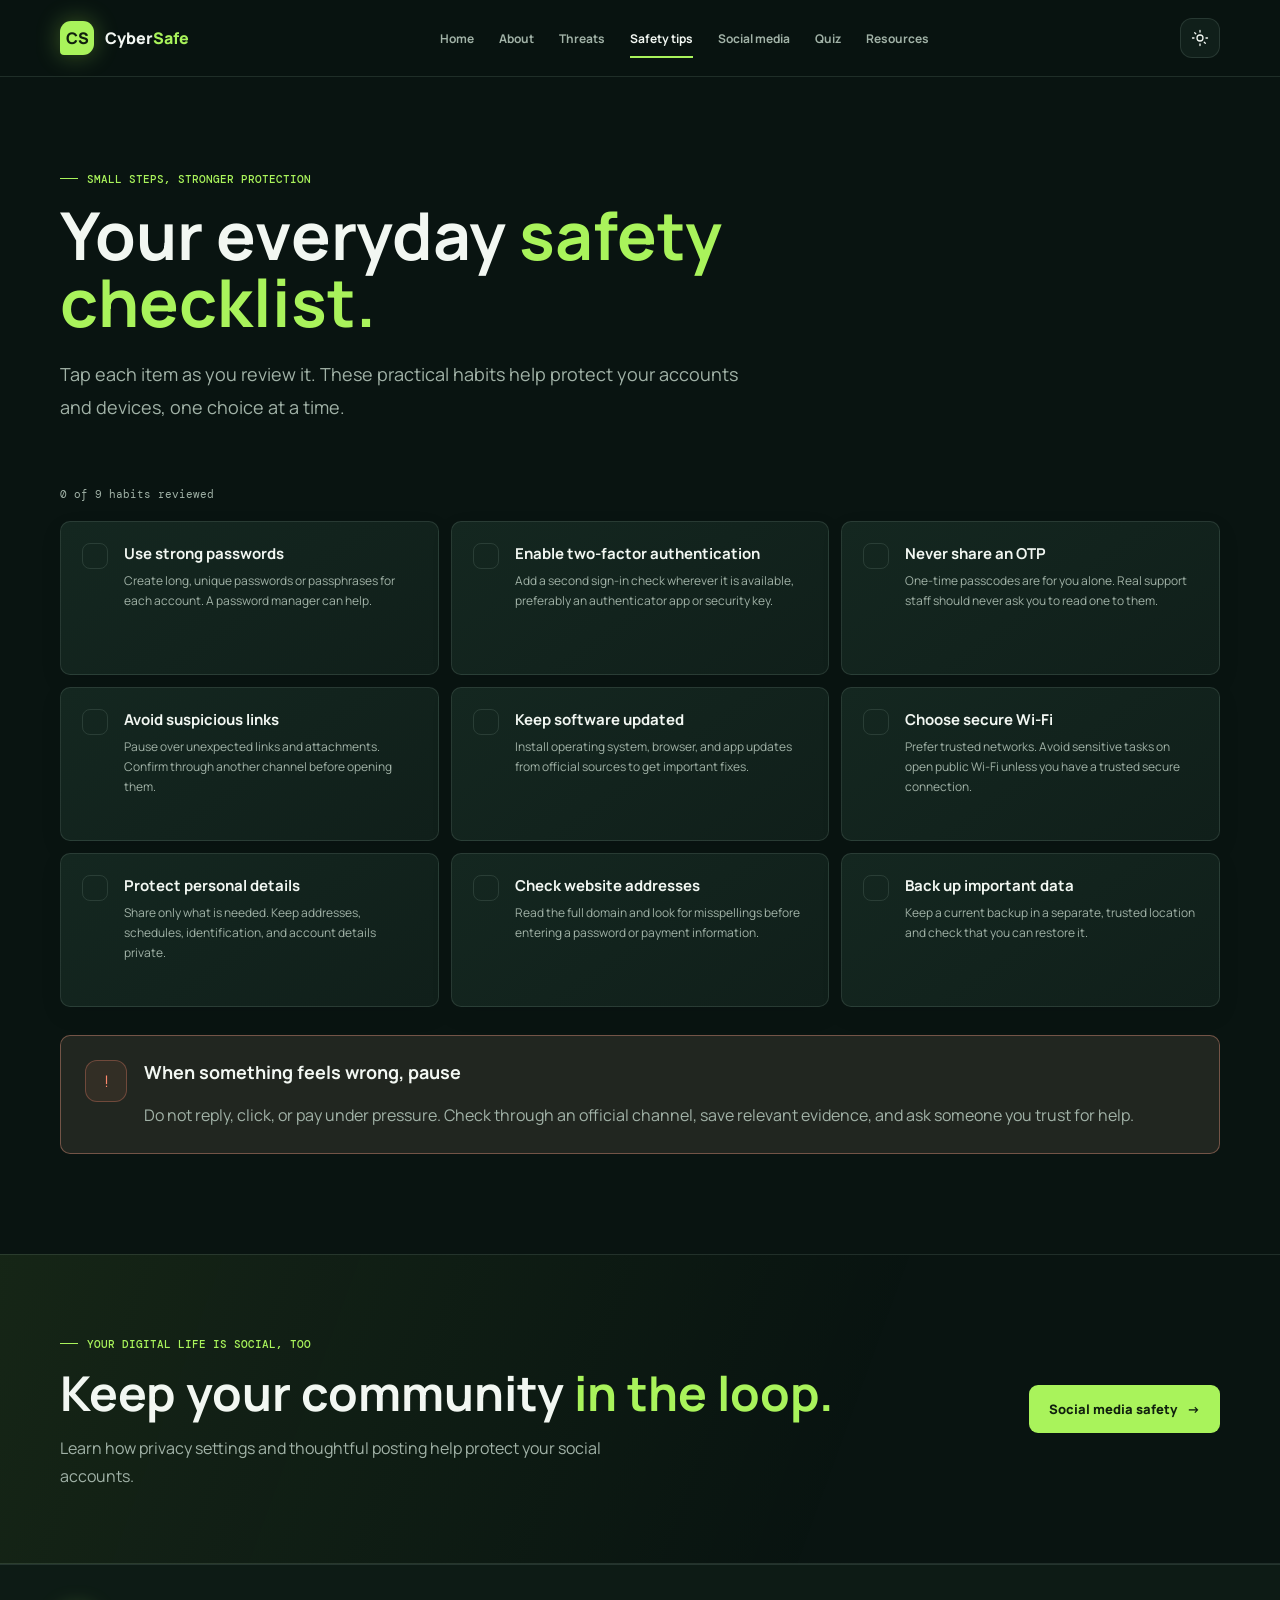
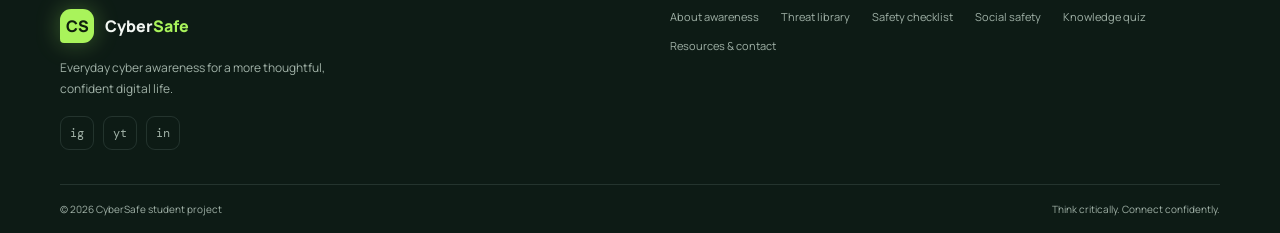
<file: cyberawerness/safety.html>
<!doctype html>
<html lang="en"><head><meta charset="utf-8"><meta name="viewport" content="width=device-width, initial-scale=1"><meta name="description" content="Build stronger online habits with an interactive cyber safety checklist."><title>Online Safety Tips | CyberSafe</title><link rel="preconnect" href="https://fonts.googleapis.com"><link rel="preconnect" href="https://fonts.gstatic.com" crossorigin><link rel="stylesheet" href="css/style.css"><script src="js/script.js" defer></script></head>
<body><div class="site-shell"><header class="site-header"><div class="container header-inner"><a class="brand" href="index.html" aria-label="CyberSafe home"><span class="brand-mark" aria-hidden="true">CS</span><span>Cyber<span>Safe</span></span></a><nav class="site-nav" data-site-nav aria-label="Main navigation"><a href="index.html">Home</a><a href="about.html">About</a><a href="threats.html">Threats</a><a href="safety.html" aria-current="page">Safety tips</a><a href="social-media.html">Social media</a><a href="quiz.html">Quiz</a><a href="contact.html">Resources</a></nav><div class="header-actions"><button class="icon-button" type="button" data-theme-toggle aria-label="Switch color theme" title="Toggle light or dark mode"><svg viewBox="0 0 24 24" fill="none" aria-hidden="true"><circle cx="12" cy="12" r="4" stroke="currentColor" stroke-width="1.7"/><path d="M12 2v2m0 16v2M4.93 4.93l1.42 1.42m11.3 11.3 1.42 1.42M2 12h2m16 0h2" stroke="currentColor" stroke-width="1.7" stroke-linecap="round"/></svg></button><button class="menu-button" type="button" data-menu-toggle aria-label="Open navigation" aria-expanded="false"><svg viewBox="0 0 24 24" fill="none" aria-hidden="true"><path d="M4 7h16M4 12h16M4 17h16" stroke="currentColor" stroke-width="1.8" stroke-linecap="round"/></svg></button></div></div></header>
<main><section class="page-intro"><div class="container"><span class="eyebrow section-label">Small steps, stronger protection</span><h1>Your everyday <span class="accent-text">safety checklist.</span></h1><p class="lead">Tap each item as you review it. These practical habits help protect your accounts and devices, one choice at a time.</p></div></section>
<section class="section" style="padding-top: 18px"><div class="container"><div class="checklist-progress" data-checklist-progress aria-live="polite">0 of 9 habits reviewed</div><div class="tip-grid">
<button class="tip-card reveal" type="button" data-reveal data-tip-toggle aria-pressed="false"><span class="tip-check" aria-hidden="true"></span><span><h3>Use strong passwords</h3><p>Create long, unique passwords or passphrases for each account. A password manager can help.</p></span></button>
<button class="tip-card reveal" type="button" data-reveal data-tip-toggle aria-pressed="false"><span class="tip-check" aria-hidden="true"></span><span><h3>Enable two-factor authentication</h3><p>Add a second sign-in check wherever it is available, preferably an authenticator app or security key.</p></span></button>
<button class="tip-card reveal" type="button" data-reveal data-tip-toggle aria-pressed="false"><span class="tip-check" aria-hidden="true"></span><span><h3>Never share an OTP</h3><p>One-time passcodes are for you alone. Real support staff should never ask you to read one to them.</p></span></button>
<button class="tip-card reveal" type="button" data-reveal data-tip-toggle aria-pressed="false"><span class="tip-check" aria-hidden="true"></span><span><h3>Avoid suspicious links</h3><p>Pause over unexpected links and attachments. Confirm through another channel before opening them.</p></span></button>
<button class="tip-card reveal" type="button" data-reveal data-tip-toggle aria-pressed="false"><span class="tip-check" aria-hidden="true"></span><span><h3>Keep software updated</h3><p>Install operating system, browser, and app updates from official sources to get important fixes.</p></span></button>
<button class="tip-card reveal" type="button" data-reveal data-tip-toggle aria-pressed="false"><span class="tip-check" aria-hidden="true"></span><span><h3>Choose secure Wi-Fi</h3><p>Prefer trusted networks. Avoid sensitive tasks on open public Wi-Fi unless you have a trusted secure connection.</p></span></button>
<button class="tip-card reveal" type="button" data-reveal data-tip-toggle aria-pressed="false"><span class="tip-check" aria-hidden="true"></span><span><h3>Protect personal details</h3><p>Share only what is needed. Keep addresses, schedules, identification, and account details private.</p></span></button>
<button class="tip-card reveal" type="button" data-reveal data-tip-toggle aria-pressed="false"><span class="tip-check" aria-hidden="true"></span><span><h3>Check website addresses</h3><p>Read the full domain and look for misspellings before entering a password or payment information.</p></span></button>
<button class="tip-card reveal" type="button" data-reveal data-tip-toggle aria-pressed="false"><span class="tip-check" aria-hidden="true"></span><span><h3>Back up important data</h3><p>Keep a current backup in a separate, trusted location and check that you can restore it.</p></span></button>
</div><aside class="safety-callout" style="margin-top: 28px"><div class="card-icon" aria-hidden="true">!</div><div><h3>When something feels wrong, pause</h3><p>Do not reply, click, or pay under pressure. Check through an official channel, save relevant evidence, and ask someone you trust for help.</p></div></aside></div></section>
<section class="split-band"><div class="container split-band-inner"><div><span class="eyebrow section-label">Your digital life is social, too</span><h2>Keep your community <span class="accent-text">in the loop.</span></h2><p>Learn how privacy settings and thoughtful posting help protect your social accounts.</p></div><a class="button button-primary" href="social-media.html">Social media safety <span aria-hidden="true">→</span></a></div></section></main>
<footer class="site-footer"><div class="container footer-main"><div class="footer-brand"><a class="brand" href="index.html"><span class="brand-mark" aria-hidden="true">CS</span><span>Cyber<span>Safe</span></span></a><p>Everyday cyber awareness for a more thoughtful, confident digital life.</p><div class="social-links" aria-label="Social media links"><a href="https://www.instagram.com/" aria-label="Instagram">ig</a><a href="https://www.youtube.com/" aria-label="YouTube">yt</a><a href="https://www.linkedin.com/" aria-label="LinkedIn">in</a></div></div><nav class="footer-links" aria-label="Footer navigation"><a href="about.html">About awareness</a><a href="threats.html">Threat library</a><a href="safety.html">Safety checklist</a><a href="social-media.html">Social safety</a><a href="quiz.html">Knowledge quiz</a><a href="contact.html">Resources & contact</a></nav></div><div class="container footer-bottom"><p>© 2026 CyberSafe student project</p><p>Think critically. Connect confidently.</p></div></footer></div><button class="back-to-top" type="button" data-back-to-top aria-label="Back to top"><svg viewBox="0 0 24 24" fill="none" aria-hidden="true"><path d="m6 14 6-6 6 6" stroke="currentColor" stroke-width="1.8" stroke-linecap="round" stroke-linejoin="round"/></svg></button></body></html>
</file>
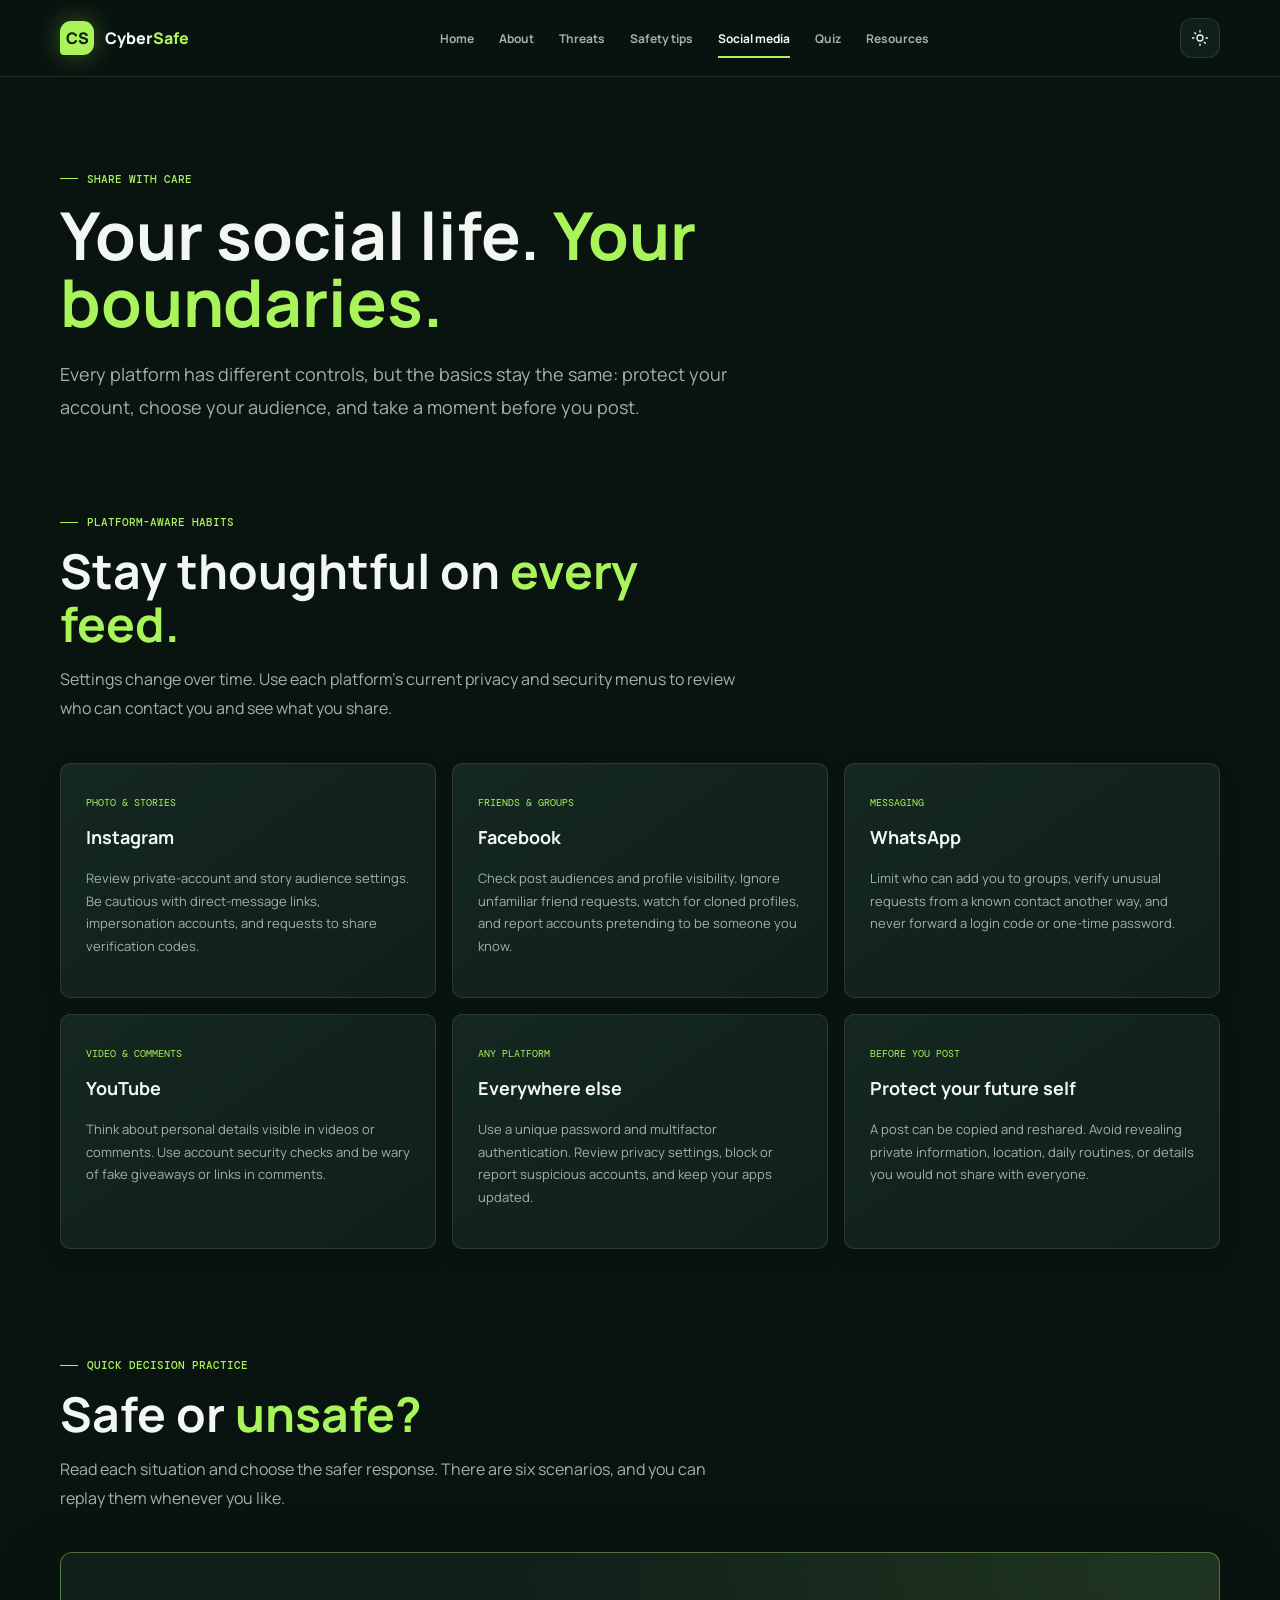
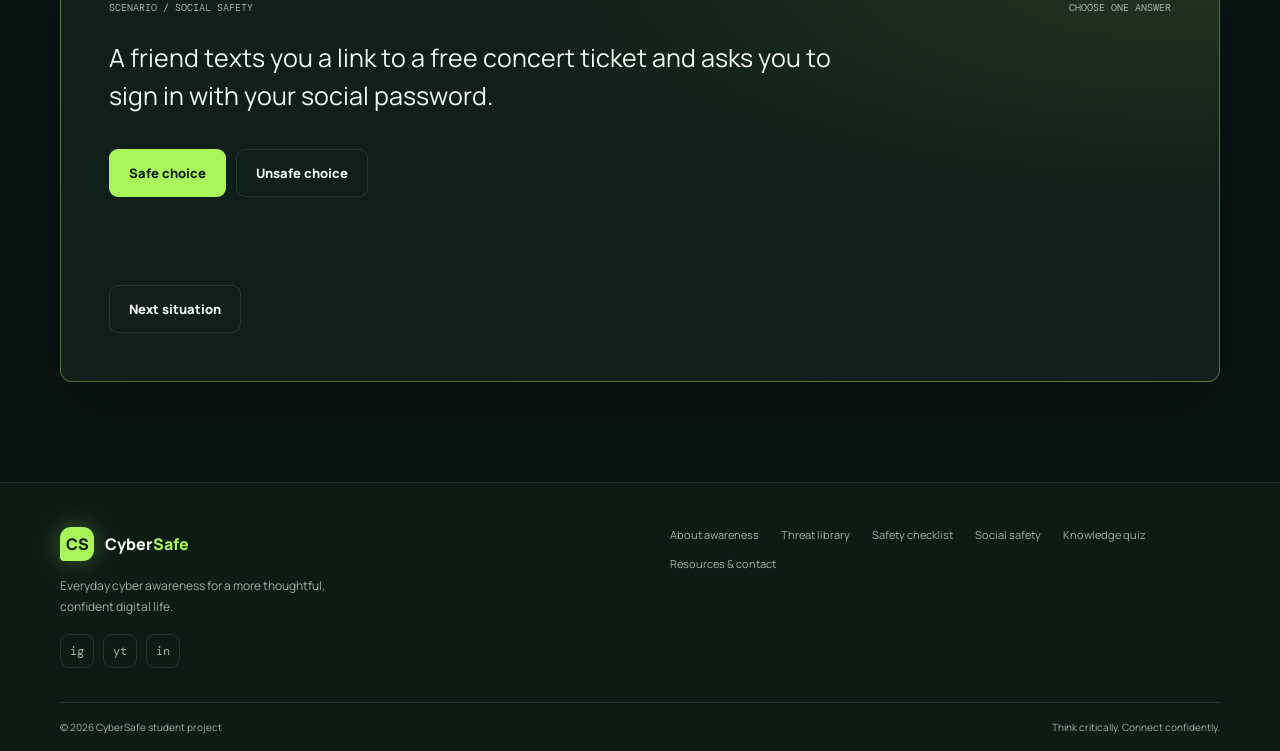
<file: cyberawerness/social-media.html>
<!doctype html>
<html lang="en"><head><meta charset="utf-8"><meta name="viewport" content="width=device-width, initial-scale=1"><meta name="description" content="Learn platform-aware social media safety and practice with an interactive safe-or-unsafe game."><title>Social Media Safety | CyberSafe</title><link rel="preconnect" href="https://fonts.googleapis.com"><link rel="preconnect" href="https://fonts.gstatic.com" crossorigin><link rel="stylesheet" href="css/style.css"><script src="js/script.js" defer></script></head>
<body><div class="site-shell"><header class="site-header"><div class="container header-inner"><a class="brand" href="index.html" aria-label="CyberSafe home"><span class="brand-mark" aria-hidden="true">CS</span><span>Cyber<span>Safe</span></span></a><nav class="site-nav" data-site-nav aria-label="Main navigation"><a href="index.html">Home</a><a href="about.html">About</a><a href="threats.html">Threats</a><a href="safety.html">Safety tips</a><a href="social-media.html" aria-current="page">Social media</a><a href="quiz.html">Quiz</a><a href="contact.html">Resources</a></nav><div class="header-actions"><button class="icon-button" type="button" data-theme-toggle aria-label="Switch color theme" title="Toggle light or dark mode"><svg viewBox="0 0 24 24" fill="none" aria-hidden="true"><circle cx="12" cy="12" r="4" stroke="currentColor" stroke-width="1.7"/><path d="M12 2v2m0 16v2M4.93 4.93l1.42 1.42m11.3 11.3 1.42 1.42M2 12h2m16 0h2" stroke="currentColor" stroke-width="1.7" stroke-linecap="round"/></svg></button><button class="menu-button" type="button" data-menu-toggle aria-label="Open navigation" aria-expanded="false"><svg viewBox="0 0 24 24" fill="none" aria-hidden="true"><path d="M4 7h16M4 12h16M4 17h16" stroke="currentColor" stroke-width="1.8" stroke-linecap="round"/></svg></button></div></div></header>
<main><section class="page-intro"><div class="container"><span class="eyebrow section-label">Share with care</span><h1>Your social life. <span class="accent-text">Your boundaries.</span></h1><p class="lead">Every platform has different controls, but the basics stay the same: protect your account, choose your audience, and take a moment before you post.</p></div></section>
<section class="section" style="padding-top: 20px"><div class="container"><div class="section-heading reveal" data-reveal><span class="eyebrow section-label">Platform-aware habits</span><h2>Stay thoughtful on <span class="accent-text">every feed.</span></h2><p>Settings change over time. Use each platform's current privacy and security menus to review who can contact you and see what you share.</p></div><div class="card-grid">
<article class="platform-card reveal" data-reveal><span class="platform-tag">PHOTO & STORIES</span><h3>Instagram</h3><p>Review private-account and story audience settings. Be cautious with direct-message links, impersonation accounts, and requests to share verification codes.</p></article>
<article class="platform-card reveal" data-reveal><span class="platform-tag">FRIENDS & GROUPS</span><h3>Facebook</h3><p>Check post audiences and profile visibility. Ignore unfamiliar friend requests, watch for cloned profiles, and report accounts pretending to be someone you know.</p></article>
<article class="platform-card reveal" data-reveal><span class="platform-tag">MESSAGING</span><h3>WhatsApp</h3><p>Limit who can add you to groups, verify unusual requests from a known contact another way, and never forward a login code or one-time password.</p></article>
<article class="platform-card reveal" data-reveal><span class="platform-tag">VIDEO & COMMENTS</span><h3>YouTube</h3><p>Think about personal details visible in videos or comments. Use account security checks and be wary of fake giveaways or links in comments.</p></article>
<article class="platform-card reveal" data-reveal><span class="platform-tag">ANY PLATFORM</span><h3>Everywhere else</h3><p>Use a unique password and multifactor authentication. Review privacy settings, block or report suspicious accounts, and keep your apps updated.</p></article>
<article class="platform-card reveal" data-reveal><span class="platform-tag">BEFORE YOU POST</span><h3>Protect your future self</h3><p>A post can be copied and reshared. Avoid revealing private information, location, daily routines, or details you would not share with everyone.</p></article>
</div></div></section>
<section class="section" style="padding-top: 0"><div class="container"><div class="section-heading reveal" data-reveal><span class="eyebrow section-label">Quick decision practice</span><h2>Safe or <span class="accent-text">unsafe?</span></h2><p>Read each situation and choose the safer response. There are six scenarios, and you can replay them whenever you like.</p></div><div class="game-panel reveal" data-reveal><div class="game-topline"><span>Scenario <span aria-hidden="true">/</span> Social safety</span><span>Choose one answer</span></div><p class="game-scenario" data-scenario-text aria-live="polite"></p><div class="game-actions"><button class="button button-primary" type="button" data-scenario-answer="true">Safe choice</button><button class="button button-quiet" type="button" data-scenario-answer="false">Unsafe choice</button></div><p class="game-feedback" data-scenario-feedback aria-live="polite"></p><button class="button button-quiet game-next" type="button" data-scenario-next>Next situation</button></div></div></section></main>
<footer class="site-footer"><div class="container footer-main"><div class="footer-brand"><a class="brand" href="index.html"><span class="brand-mark" aria-hidden="true">CS</span><span>Cyber<span>Safe</span></span></a><p>Everyday cyber awareness for a more thoughtful, confident digital life.</p><div class="social-links" aria-label="Social media links"><a href="https://www.instagram.com/" aria-label="Instagram">ig</a><a href="https://www.youtube.com/" aria-label="YouTube">yt</a><a href="https://www.linkedin.com/" aria-label="LinkedIn">in</a></div></div><nav class="footer-links" aria-label="Footer navigation"><a href="about.html">About awareness</a><a href="threats.html">Threat library</a><a href="safety.html">Safety checklist</a><a href="social-media.html">Social safety</a><a href="quiz.html">Knowledge quiz</a><a href="contact.html">Resources & contact</a></nav></div><div class="container footer-bottom"><p>© 2026 CyberSafe student project</p><p>Think critically. Connect confidently.</p></div></footer></div><button class="back-to-top" type="button" data-back-to-top aria-label="Back to top"><svg viewBox="0 0 24 24" fill="none" aria-hidden="true"><path d="m6 14 6-6 6 6" stroke="currentColor" stroke-width="1.8" stroke-linecap="round" stroke-linejoin="round"/></svg></button></body></html>
</file>
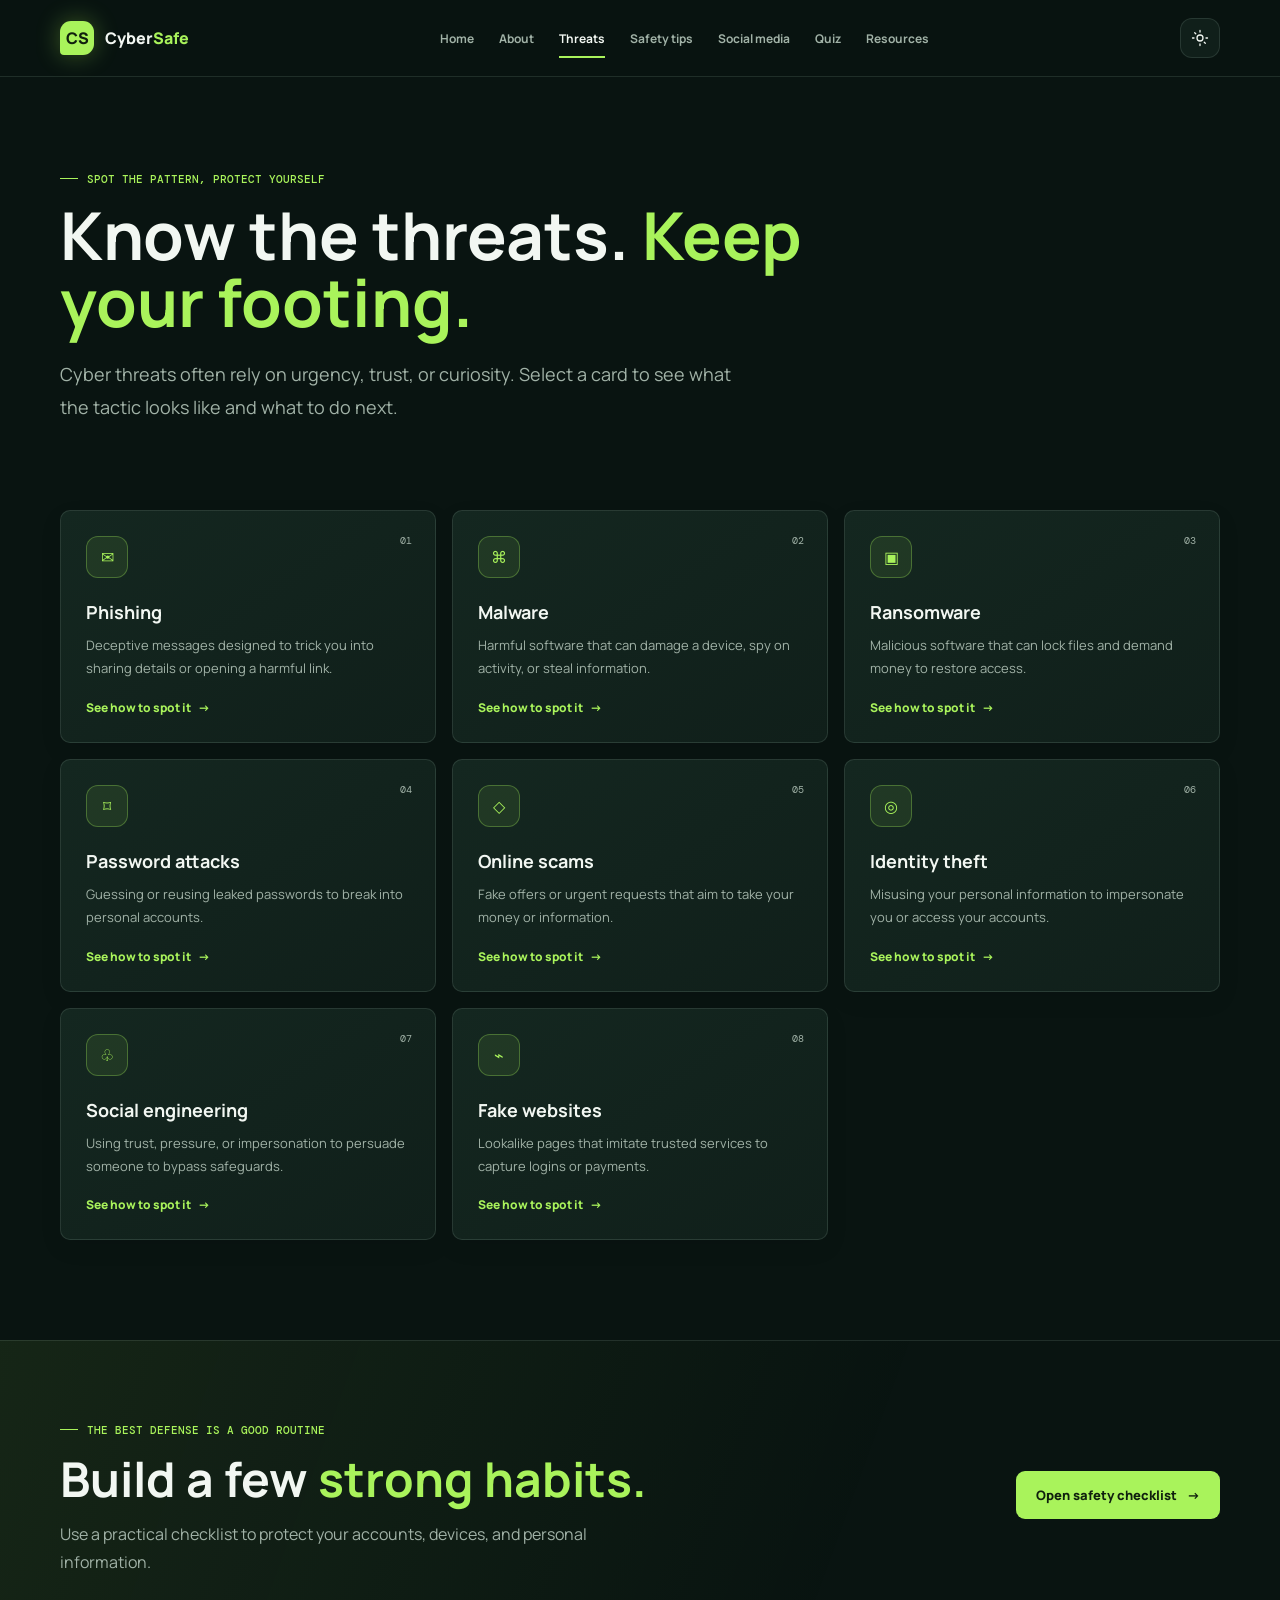
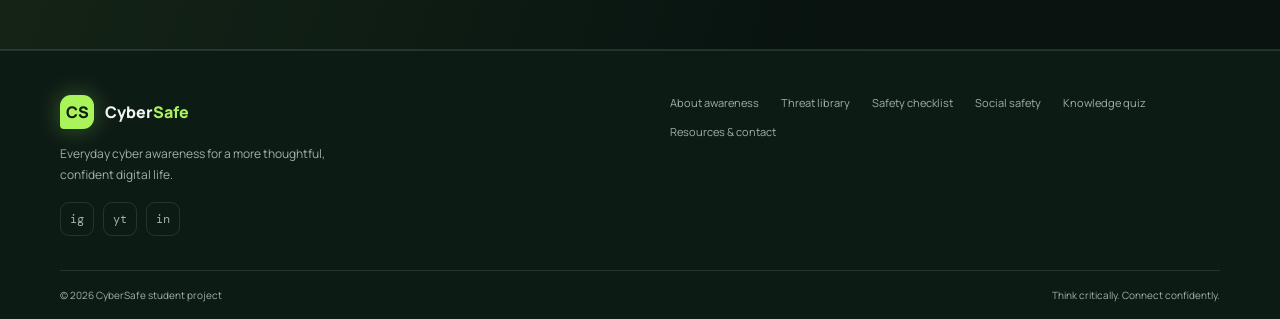
<file: cyberawerness/threats.html>
<!doctype html>
<html lang="en"><head><meta charset="utf-8"><meta name="viewport" content="width=device-width, initial-scale=1"><meta name="description" content="Explore eight common cyber threats and practical ways to recognize and respond to them."><title>Cyber Threats | CyberSafe</title><link rel="preconnect" href="https://fonts.googleapis.com"><link rel="preconnect" href="https://fonts.gstatic.com" crossorigin><link rel="stylesheet" href="css/style.css"><script src="js/script.js" defer></script></head>
<body><div class="site-shell"><header class="site-header"><div class="container header-inner"><a class="brand" href="index.html" aria-label="CyberSafe home"><span class="brand-mark" aria-hidden="true">CS</span><span>Cyber<span>Safe</span></span></a><nav class="site-nav" data-site-nav aria-label="Main navigation"><a href="index.html">Home</a><a href="about.html">About</a><a href="threats.html" aria-current="page">Threats</a><a href="safety.html">Safety tips</a><a href="social-media.html">Social media</a><a href="quiz.html">Quiz</a><a href="contact.html">Resources</a></nav><div class="header-actions"><button class="icon-button" type="button" data-theme-toggle aria-label="Switch color theme" title="Toggle light or dark mode"><svg viewBox="0 0 24 24" fill="none" aria-hidden="true"><circle cx="12" cy="12" r="4" stroke="currentColor" stroke-width="1.7"/><path d="M12 2v2m0 16v2M4.93 4.93l1.42 1.42m11.3 11.3 1.42 1.42M2 12h2m16 0h2" stroke="currentColor" stroke-width="1.7" stroke-linecap="round"/></svg></button><button class="menu-button" type="button" data-menu-toggle aria-label="Open navigation" aria-expanded="false"><svg viewBox="0 0 24 24" fill="none" aria-hidden="true"><path d="M4 7h16M4 12h16M4 17h16" stroke="currentColor" stroke-width="1.8" stroke-linecap="round"/></svg></button></div></div></header>
<main><section class="page-intro"><div class="container"><span class="eyebrow section-label">Spot the pattern, protect yourself</span><h1>Know the threats. <span class="accent-text">Keep your footing.</span></h1><p class="lead">Cyber threats often rely on urgency, trust, or curiosity. Select a card to see what the tactic looks like and what to do next.</p></div></section>
<section class="section" style="padding-top: 24px"><div class="container"><div class="card-grid">
<button class="threat-card reveal" data-reveal data-threat data-title="Phishing" data-details="Phishing messages pretend to come from a trusted person or service. They may create urgency and ask you to open a link, download a file, or reveal a password. Check the sender carefully and visit the official site directly instead of using the message link."><span class="card-index">01</span><div class="card-icon">✉</div><h3>Phishing</h3><p>Deceptive messages designed to trick you into sharing details or opening a harmful link.</p><span class="card-link">See how to spot it <span>→</span></span></button>
<button class="threat-card reveal" data-reveal data-threat data-title="Malware" data-details="Malware is software intended to harm a device, spy on activity, or access information without permission. It can arrive through unsafe downloads or attachments. Install software from trusted sources, keep protection tools updated, and avoid unexpected files."><span class="card-index">02</span><div class="card-icon">⌘</div><h3>Malware</h3><p>Harmful software that can damage a device, spy on activity, or steal information.</p><span class="card-link">See how to spot it <span>→</span></span></button>
<button class="threat-card reveal" data-reveal data-threat data-title="Ransomware" data-details="Ransomware can lock or encrypt files and demand payment for access. Paying does not guarantee recovery. Keep offline or separate backups, install updates promptly, and contact your institution's IT team if a device may be infected."><span class="card-index">03</span><div class="card-icon">▣</div><h3>Ransomware</h3><p>Malicious software that can lock files and demand money to restore access.</p><span class="card-link">See how to spot it <span>→</span></span></button>
<button class="threat-card reveal" data-reveal data-threat data-title="Password attacks" data-details="Attackers may guess weak passwords or reuse credentials exposed in a breach. Use a different long password or passphrase for every account, store them in a reputable password manager, and turn on multifactor authentication where available."><span class="card-index">04</span><div class="card-icon">⌑</div><h3>Password attacks</h3><p>Guessing or reusing leaked passwords to break into personal accounts.</p><span class="card-link">See how to spot it <span>→</span></span></button>
<button class="threat-card reveal" data-reveal data-threat data-title="Online scams" data-details="Scams use false offers, fake support, or emotional pressure to get money or personal information. Be wary of unusual payment requests and prizes you did not enter to win. Pause, verify independently, and talk to someone you trust before paying."><span class="card-index">05</span><div class="card-icon">◇</div><h3>Online scams</h3><p>Fake offers or urgent requests that aim to take your money or information.</p><span class="card-link">See how to spot it <span>→</span></span></button>
<button class="threat-card reveal" data-reveal data-threat data-title="Identity theft" data-details="Identity theft happens when someone uses personal information without permission, possibly to impersonate you or access services. Share less publicly, secure important accounts, and contact your bank or relevant organization promptly if you suspect misuse."><span class="card-index">06</span><div class="card-icon">◎</div><h3>Identity theft</h3><p>Misusing your personal information to impersonate you or access your accounts.</p><span class="card-link">See how to spot it <span>→</span></span></button>
<button class="threat-card reveal" data-reveal data-threat data-title="Social engineering" data-details="Social engineering manipulates people into sharing access or information. A caller may pretend to be IT support or someone in authority. Real support staff should not need your one-time code or password. End the conversation and contact the organization through a known channel."><span class="card-index">07</span><div class="card-icon">♧</div><h3>Social engineering</h3><p>Using trust, pressure, or impersonation to persuade someone to bypass safeguards.</p><span class="card-link">See how to spot it <span>→</span></span></button>
<button class="threat-card reveal" data-reveal data-threat data-title="Fake websites" data-details="A fake website can copy a familiar brand or use a misleading address to collect logins and payment details. Read the full domain, check for misspellings, and use a bookmark or type the known official address before entering sensitive information."><span class="card-index">08</span><div class="card-icon">⌁</div><h3>Fake websites</h3><p>Lookalike pages that imitate trusted services to capture logins or payments.</p><span class="card-link">See how to spot it <span>→</span></span></button>
</div></div></section><section class="split-band"><div class="container split-band-inner"><div><span class="eyebrow section-label">The best defense is a good routine</span><h2>Build a few <span class="accent-text">strong habits.</span></h2><p>Use a practical checklist to protect your accounts, devices, and personal information.</p></div><a class="button button-primary" href="safety.html">Open safety checklist <span aria-hidden="true">→</span></a></div></section></main>
<dialog data-threat-dialog aria-labelledby="threat-title"><div class="dialog-content"><span class="eyebrow section-label">Threat briefing</span><h2 id="threat-title" data-threat-title>Threat</h2><p data-threat-copy></p><div class="dialog-actions"><button class="button button-primary" type="button" data-dialog-close>Got it</button></div></div></dialog>
<footer class="site-footer"><div class="container footer-main"><div class="footer-brand"><a class="brand" href="index.html"><span class="brand-mark" aria-hidden="true">CS</span><span>Cyber<span>Safe</span></span></a><p>Everyday cyber awareness for a more thoughtful, confident digital life.</p><div class="social-links" aria-label="Social media links"><a href="https://www.instagram.com/" aria-label="Instagram">ig</a><a href="https://www.youtube.com/" aria-label="YouTube">yt</a><a href="https://www.linkedin.com/" aria-label="LinkedIn">in</a></div></div><nav class="footer-links" aria-label="Footer navigation"><a href="about.html">About awareness</a><a href="threats.html">Threat library</a><a href="safety.html">Safety checklist</a><a href="social-media.html">Social safety</a><a href="quiz.html">Knowledge quiz</a><a href="contact.html">Resources & contact</a></nav></div><div class="container footer-bottom"><p>© 2026 CyberSafe student project</p><p>Think critically. Connect confidently.</p></div></footer></div><button class="back-to-top" type="button" data-back-to-top aria-label="Back to top"><svg viewBox="0 0 24 24" fill="none" aria-hidden="true"><path d="m6 14 6-6 6 6" stroke="currentColor" stroke-width="1.8" stroke-linecap="round" stroke-linejoin="round"/></svg></button></body></html>
</file>
<file: cyberawerness/css/style.css>
@import url('https://fonts.googleapis.com/css2?family=DM+Mono:wght@400;500&family=Manrope:wght@400;500;600;700;800&display=swap');

:root {
  color-scheme: dark;
  --bg: #091411;
  --surface: #101f1a;
  --surface-raised: #142720;
  --surface-glass: rgba(17, 34, 28, .78);
  --text: #f2f7f2;
  --muted: #a1b2a7;
  --line: rgba(195, 224, 206, .13);
  --accent: #a9f35b;
  --accent-strong: #d3ff91;
  --accent-ink: #10200e;
  --coral: #ff896d;
  --blue: #8ed7e9;
  --shadow: 0 24px 70px rgba(0, 0, 0, .28);
  --font-body: 'Manrope', 'Segoe UI', sans-serif;
  --font-mono: 'DM Mono', Consolas, monospace;
  font-family: var(--font-body);
  font-synthesis: none;
  text-rendering: optimizeLegibility;
  background: var(--bg);
  color: var(--text);
}

:root[data-theme='light'] {
  color-scheme: light;
  --bg: #edf2eb;
  --surface: #f8fbf6;
  --surface-raised: #e2eae0;
  --surface-glass: rgba(248, 251, 246, .88);
  --text: #15251d;
  --muted: #53665a;
  --line: rgba(21, 37, 29, .13);
  --accent: #4d8d21;
  --accent-strong: #376b13;
  --accent-ink: #f7fff1;
  --coral: #bb4f35;
  --blue: #287c93;
  --shadow: 0 24px 70px rgba(30, 54, 35, .12);
}

* { box-sizing: border-box; }
html { scroll-behavior: smooth; scroll-padding-top: 96px; }
body { margin: 0; min-width: 320px; background: var(--bg); color: var(--text); }
button, input, textarea { font: inherit; }
button, a { -webkit-tap-highlight-color: transparent; }
a { color: inherit; text-decoration: none; }
button { color: inherit; }
::selection { color: var(--accent-ink); background: var(--accent); }
:focus-visible { outline: 2px solid var(--accent); outline-offset: 4px; }

.site-shell { overflow: hidden; min-height: 100vh; animation: page-enter .45s ease both; }
.container { width: min(1160px, calc(100% - 48px)); margin-inline: auto; }
.site-header { position: sticky; z-index: 20; top: 0; border-bottom: 1px solid var(--line); background: color-mix(in srgb, var(--bg) 88%, transparent); backdrop-filter: blur(18px); }
.header-inner { min-height: 76px; display: flex; align-items: center; justify-content: space-between; gap: 24px; }
.brand { display: inline-flex; align-items: center; gap: 11px; flex-shrink: 0; font-weight: 800; letter-spacing: 0; }
.brand-mark { width: 34px; aspect-ratio: 1; display: grid; place-items: center; color: var(--accent-ink); background: var(--accent); border-radius: 11px 11px 11px 4px; box-shadow: 0 0 24px color-mix(in srgb, var(--accent) 32%, transparent); }
.brand-mark svg { width: 20px; height: 20px; }
.brand span span { color: var(--accent); }
.site-nav { display: flex; align-items: center; gap: clamp(12px, 2vw, 25px); }
.site-nav a { color: var(--muted); font-size: 12px; font-weight: 700; transition: color .2s ease; }
.site-nav a:hover, .site-nav a[aria-current='page'] { color: var(--text); }
.site-nav a[aria-current='page'] { position: relative; }
.site-nav a[aria-current='page']::after { position: absolute; right: 0; bottom: -11px; left: 0; height: 2px; background: var(--accent); content: ''; }
.header-actions { display: flex; align-items: center; gap: 8px; }
.icon-button, .menu-button { width: 40px; aspect-ratio: 1; display: grid; place-items: center; border: 1px solid var(--line); background: var(--surface); border-radius: 12px; cursor: pointer; transition: transform .2s ease, border-color .2s ease, background .2s ease; }
.icon-button:hover, .menu-button:hover { transform: translateY(-2px); border-color: var(--accent); }
.icon-button svg, .menu-button svg { width: 18px; height: 18px; }
.menu-button { display: none; }

.eyebrow { display: inline-flex; align-items: center; gap: 9px; color: var(--accent); font: 500 11px var(--font-mono); letter-spacing: 0; text-transform: uppercase; }
.eyebrow::before { width: 18px; height: 1px; background: currentColor; content: ''; }
h1, h2, h3, p { margin-top: 0; }
h1, h2, h3 { letter-spacing: 0; }
h1 { max-width: 760px; margin-bottom: 22px; font-size: clamp(44px, 6vw, 78px); line-height: 1.02; font-weight: 700; }
h2 { margin-bottom: 14px; font-size: clamp(30px, 4vw, 48px); line-height: 1.1; font-weight: 700; }
h3 { font-size: 18px; line-height: 1.35; }
.accent-text { color: var(--accent); }
.lead { max-width: 590px; color: var(--muted); font-size: clamp(15px, 1.6vw, 18px); line-height: 1.8; }
.section { padding: 100px 0; }
.section-heading { max-width: 680px; margin-bottom: 40px; }
.section-heading p { margin-bottom: 0; color: var(--muted); line-height: 1.8; }
.page-intro { padding: 85px 0 45px; }
.page-intro h1 { max-width: 820px; font-size: clamp(42px, 6vw, 66px); }
.page-intro .lead { max-width: 680px; }
.section-label { margin-bottom: 16px; }

.button { min-height: 48px; display: inline-flex; align-items: center; justify-content: center; gap: 10px; padding: 0 19px; border: 1px solid transparent; border-radius: 9px; font-size: 13px; font-weight: 800; transition: transform .22s ease, box-shadow .22s ease, background .22s ease; cursor: pointer; }
.button:hover { transform: translateY(-3px); box-shadow: 0 12px 28px rgba(0, 0, 0, .2); }
.button-primary { color: var(--accent-ink); background: var(--accent); }
.button-primary:hover { background: var(--accent-strong); box-shadow: 0 10px 28px color-mix(in srgb, var(--accent) 22%, transparent); }
.button-quiet { border-color: var(--line); background: var(--surface); }
.button-quiet:hover { border-color: var(--accent); }
.button svg { width: 16px; height: 16px; }

.hero { position: relative; min-height: 620px; display: grid; align-items: center; padding: 88px 0 70px; }
.hero::before { position: absolute; inset: 0; z-index: -1; background-image: linear-gradient(rgba(161, 215, 177, .035) 1px, transparent 1px), linear-gradient(90deg, rgba(161, 215, 177, .035) 1px, transparent 1px); background-size: 52px 52px; mask-image: linear-gradient(to bottom, black, transparent 92%); content: ''; }
.hero::after { position: absolute; top: 15%; right: -10%; z-index: -1; width: 560px; aspect-ratio: 1; border-radius: 50%; background: radial-gradient(circle, rgba(106, 179, 81, .12), transparent 67%); content: ''; }
.hero-grid { display: grid; grid-template-columns: minmax(0, 1.1fr) minmax(280px, .9fr); align-items: center; gap: 50px; }
.hero-copy { position: relative; z-index: 1; }
.hero-copy .eyebrow { margin-bottom: 23px; }
.hero-copy .lead { margin-bottom: 29px; }
.hero-actions { display: flex; flex-wrap: wrap; gap: 12px; }
.hero-note { margin-top: 28px; display: flex; align-items: center; gap: 11px; color: var(--muted); font-size: 12px; }
.status-dot { width: 8px; height: 8px; border-radius: 50%; background: var(--accent); box-shadow: 0 0 14px var(--accent); }
.hero-art { position: relative; min-height: 400px; display: grid; place-items: center; perspective: 1000px; }
.orbit { position: absolute; width: min(92%, 400px); aspect-ratio: 1; border: 1px solid rgba(169, 243, 91, .16); border-radius: 50%; transform: rotateX(68deg) rotateZ(-24deg); animation: orbit-spin 24s linear infinite; }
.orbit::before, .orbit::after { position: absolute; top: 11%; left: 12%; width: 9px; aspect-ratio: 1; border-radius: 50%; background: var(--blue); box-shadow: 0 0 20px var(--blue); content: ''; }
.orbit::after { top: 68%; left: 85%; width: 6px; background: var(--accent); box-shadow: 0 0 16px var(--accent); }
.orbit.orbit-two { width: 310px; border-color: rgba(142, 215, 233, .16); transform: rotateX(70deg) rotateZ(58deg); animation-duration: 31s; animation-direction: reverse; }
.hero-shield { position: relative; z-index: 1; width: 200px; aspect-ratio: .86; display: grid; place-items: center; clip-path: polygon(50% 0, 92% 16%, 88% 62%, 73% 83%, 50% 100%, 27% 83%, 12% 62%, 8% 16%); background: linear-gradient(145deg, rgba(169, 243, 91, .35), rgba(86, 151, 69, .1) 48%, rgba(22, 53, 40, .85)); filter: drop-shadow(0 0 30px rgba(169, 243, 91, .25)); animation: float-shield 5s ease-in-out infinite; transform-style: preserve-3d; }
.hero-shield::before { position: absolute; inset: 7px; clip-path: inherit; background: linear-gradient(150deg, #183124, #0b1812 65%); content: ''; }
.hero-shield svg { position: relative; width: 75px; height: 75px; color: var(--accent); filter: drop-shadow(0 0 14px rgba(169, 243, 91, .55)); }
.floating-chip { position: absolute; z-index: 2; display: flex; align-items: center; gap: 9px; padding: 11px 13px; border: 1px solid var(--line); border-radius: 8px; background: var(--surface-glass); box-shadow: var(--shadow); backdrop-filter: blur(12px); color: var(--muted); font: 11px var(--font-mono); animation: float-chip 4.5s ease-in-out infinite; }
.floating-chip svg { width: 16px; height: 16px; color: var(--accent); }
.floating-chip.one { top: 18%; right: -2%; }
.floating-chip.two { bottom: 17%; left: -2%; animation-delay: -2s; }
.floating-chip.three { right: 0; bottom: 4%; animation-delay: -1s; }

.stats-grid { display: grid; grid-template-columns: repeat(4, 1fr); border-block: 1px solid var(--line); }
.stat { padding: 27px 20px; border-right: 1px solid var(--line); }
.stat:last-child { border-right: 0; }
.stat strong { display: block; margin-bottom: 7px; color: var(--accent); font: 500 31px var(--font-mono); }
.stat span { color: var(--muted); font-size: 12px; }
.stat small { display: block; margin-top: 6px; color: var(--muted); font-size: 10px; }

.video-layout { display: grid; grid-template-columns: 1.35fr .65fr; align-items: center; gap: 42px; }
.scene-frame { position: relative; min-height: 360px; overflow: hidden; border: 1px solid rgba(169, 243, 91, .32); border-radius: 14px; background: #0c1914; box-shadow: 0 0 0 5px rgba(169, 243, 91, .04), 0 25px 80px rgba(0, 0, 0, .28); }
.awareness-scene { position: absolute; inset: 0; overflow: hidden; background: radial-gradient(ellipse at 50% 45%, rgba(68, 128, 74, .22), transparent 55%), linear-gradient(145deg, #101d19, #09110f); }
.scene-grid { position: absolute; inset: 0; opacity: .55; background-image: linear-gradient(rgba(161, 215, 177, .08) 1px, transparent 1px), linear-gradient(90deg, rgba(161, 215, 177, .08) 1px, transparent 1px); background-size: 36px 36px; transform: perspective(380px) rotateX(61deg) scale(1.7) translateY(35%); transform-origin: center bottom; }
.scene-scan { position: absolute; right: 0; left: 0; height: 1px; background: linear-gradient(90deg, transparent, var(--accent), transparent); box-shadow: 0 0 14px var(--accent); animation: scan-line 4s ease-in-out infinite; }
.scene-lock { position: absolute; top: 50%; left: 50%; width: 90px; height: 90px; display: grid; place-items: center; border: 1px solid rgba(169, 243, 91, .42); border-radius: 23px; background: rgba(169, 243, 91, .08); color: var(--accent); box-shadow: 0 0 48px rgba(169, 243, 91, .15); transform: translate(-50%, -50%) rotate(45deg); animation: lock-pulse 3.5s ease-in-out infinite; }
.scene-lock svg { width: 44px; height: 44px; transform: rotate(-45deg); }
.scene-node { position: absolute; width: 7px; aspect-ratio: 1; border-radius: 50%; background: var(--blue); box-shadow: 0 0 18px var(--blue); animation: node-blink 2s ease-in-out infinite; }
.scene-node.n1 { top: 22%; left: 26%; }.scene-node.n2 { top: 31%; right: 21%; animation-delay: .6s; }.scene-node.n3 { bottom: 23%; left: 36%; animation-delay: 1s; }.scene-node.n4 { right: 34%; bottom: 19%; animation-delay: 1.5s; }
.scene-caption { position: absolute; right: 20px; bottom: 18px; left: 20px; display: flex; justify-content: space-between; gap: 15px; color: #e6f5e9; font: 10px var(--font-mono); }
.scene-caption span:last-child { color: var(--accent); }
.scene-controls { position: absolute; top: 16px; right: 16px; }
.scene-controls .button { min-height: 36px; padding-inline: 12px; font-size: 11px; }
.scene-copy p { color: var(--muted); line-height: 1.8; }
.scene-copy .eyebrow { margin-bottom: 16px; }
.awareness-scene.is-paused *, .hero-art.is-paused * { animation-play-state: paused !important; }
.clip-library-section { padding-top: 10px; }
.video-library { display: grid; grid-template-columns: repeat(3, minmax(0, 1fr)); gap: 16px; }
.video-card { overflow: hidden; border: 1px solid var(--line); border-radius: 10px; background: var(--surface); box-shadow: 0 8px 22px rgba(0, 0, 0, .08); }
.video-screen { position: relative; aspect-ratio: 16 / 10; min-height: 190px; overflow: hidden; border-bottom: 1px solid var(--line); background: radial-gradient(ellipse at 50% 45%, rgba(68, 128, 74, .25), transparent 62%), #0c1914; color: #eff9ed; }
.clip-grid { position: absolute; inset: 0; opacity: .42; background-image: linear-gradient(rgba(161, 215, 177, .08) 1px, transparent 1px), linear-gradient(90deg, rgba(161, 215, 177, .08) 1px, transparent 1px); background-size: 28px 28px; }
.clip-orbit, .clip-code-rings, .clip-update-orbit { position: absolute; top: 50%; left: 50%; width: 180px; aspect-ratio: 1; border: 1px solid rgba(169, 243, 91, .25); border-radius: 50%; transform: translate(-50%, -50%) rotateX(62deg); animation: orbit-spin 18s linear infinite; }
.clip-orbit::before, .clip-code-rings::before, .clip-update-orbit::before { position: absolute; top: 10%; left: 14%; width: 7px; aspect-ratio: 1; border-radius: 50%; background: var(--blue); box-shadow: 0 0 14px var(--blue); content: ''; }
.clip-window { position: absolute; top: 50%; left: 50%; width: min(62%, 220px); padding: 13px; border: 1px solid rgba(195, 224, 206, .28); border-radius: 8px; background: rgba(14, 30, 23, .92); box-shadow: 0 12px 38px rgba(0, 0, 0, .38); transform: translate(-50%, -50%); animation: float-chip 4s ease-in-out infinite; }
.clip-window-top { display: flex; align-items: center; gap: 6px; margin-bottom: 11px; color: #a1b2a7; font: 8px var(--font-mono); }
.clip-window-top span:first-child { width: 6px; height: 6px; border-radius: 50%; background: var(--coral); box-shadow: 10px 0 #f5c76b, 20px 0 #a9f35b; margin-right: 19px; }
.clip-mail-icon { float: left; margin-right: 8px; color: var(--accent); font-size: 18px; }
.clip-window strong, .clip-window small { display: block; font-size: 9px; line-height: 1.5; }
.clip-window small { margin-top: 5px; color: #a1b2a7; }
.clip-link-warning { margin-top: 11px; padding: 6px 7px; border: 1px dashed rgba(255, 137, 109, .55); border-radius: 4px; color: #ffad94; font: 8px var(--font-mono); }
.clip-alert { position: absolute; top: 19%; right: 20%; width: 25px; aspect-ratio: 1; display: grid; place-items: center; border: 1px solid var(--coral); border-radius: 50%; background: rgba(255, 137, 109, .14); color: var(--coral); font: 14px var(--font-mono); animation: node-blink 1.8s ease-in-out infinite; }
.clip-code-rings { width: 205px; border-color: rgba(142, 215, 233, .3); animation-duration: 23s; }
.clip-code-lock { position: absolute; top: 43%; left: 50%; width: 48px; aspect-ratio: 1; display: grid; place-items: center; border: 1px solid rgba(169, 243, 91, .55); border-radius: 13px; background: rgba(169, 243, 91, .12); color: var(--accent); box-shadow: 0 0 28px rgba(169, 243, 91, .24); transform: translate(-50%, -50%); animation: lock-pulse 2.6s ease-in-out infinite; }
.clip-code-lock svg { width: 25px; height: 25px; }
.clip-code-digits { position: absolute; top: 67%; left: 50%; display: flex; gap: 5px; transform: translateX(-50%); }
.clip-code-digits span { width: 18px; aspect-ratio: 1; display: grid; place-items: center; border: 1px solid rgba(142, 215, 233, .35); border-radius: 4px; background: rgba(142, 215, 233, .08); color: var(--blue); font: 10px var(--font-mono); animation: digit-glow 2.4s ease-in-out infinite alternate; }
.clip-code-digits span:nth-child(2n) { animation-delay: .35s; }
.clip-code-label { position: absolute; top: 80%; left: 50%; color: #a1b2a7; font: 7px var(--font-mono); letter-spacing: 0; white-space: nowrap; transform: translateX(-50%); }
.clip-update-orbit { width: 195px; border-color: rgba(169, 243, 91, .2); animation-duration: 22s; }
.clip-device { position: absolute; top: 50%; left: 50%; width: 126px; min-height: 139px; display: flex; align-items: center; flex-direction: column; padding: 12px 13px; border: 1px solid rgba(195, 224, 206, .28); border-radius: 13px; background: linear-gradient(145deg, #183124, #0b1812); box-shadow: 0 12px 38px rgba(0, 0, 0, .38); transform: translate(-50%, -50%); animation: float-chip 4.5s ease-in-out infinite; }
.clip-device-camera { width: 18px; height: 2px; margin-bottom: 9px; border-radius: 2px; background: #a1b2a7; }
.clip-update-symbol { color: var(--accent); font-size: 22px; animation: orbit-spin 5s linear infinite; }
.clip-device strong { margin: 3px 0; font-size: 9px; }.clip-device small { color: #a1b2a7; font-size: 7px; }
.clip-progress { width: 100%; height: 4px; overflow: hidden; margin: 10px 0 5px; border-radius: 5px; background: rgba(195, 224, 206, .16); }
.clip-progress span { display: block; width: 68%; height: 100%; border-radius: inherit; background: var(--accent); box-shadow: 0 0 8px var(--accent); animation: update-progress 3.5s ease-in-out infinite alternate; }
.clip-device .clip-progress-label { align-self: flex-start; }
.clip-update-check { position: absolute; top: 20%; right: 19%; width: 25px; aspect-ratio: 1; display: grid; place-items: center; border: 1px solid var(--accent); border-radius: 50%; background: rgba(169, 243, 91, .12); color: var(--accent); font-size: 12px; animation: node-blink 2.3s ease-in-out infinite; }
.clip-toggle { position: absolute; top: 10px; right: 10px; z-index: 2; min-height: 31px !important; padding-inline: 9px !important; font-size: 9px !important; }
.clip-caption { position: absolute; right: 11px; bottom: 10px; left: 11px; z-index: 1; display: flex; justify-content: space-between; gap: 8px; color: #e6f5e9; font: 7px var(--font-mono); }
.clip-caption span:last-child { color: var(--accent); text-align: right; }
.video-screen.is-paused *, .video-screen.is-paused::before { animation-play-state: paused !important; }
.video-card-copy { padding: 19px 20px 21px; }
.video-card-copy .platform-tag { margin-bottom: 9px; font-size: 9px; }
.video-card-copy h3 { margin-bottom: 8px; font-size: 16px; }
.video-card-copy p { margin: 0; color: var(--muted); font-size: 12px; line-height: 1.7; }
.clip-credit { margin-top: 18px; }

.card-grid { display: grid; grid-template-columns: repeat(3, minmax(0, 1fr)); gap: 16px; }
.card-grid.two { grid-template-columns: repeat(2, minmax(0, 1fr)); }
.info-card, .threat-card, .tip-card, .platform-card { position: relative; min-height: 190px; padding: 25px; overflow: hidden; border: 1px solid var(--line); border-radius: 10px; background: linear-gradient(145deg, var(--surface-raised), var(--surface)); box-shadow: 0 8px 22px rgba(0, 0, 0, .08); transition: transform .28s ease, border-color .28s ease, box-shadow .28s ease; transform-style: preserve-3d; }
.info-card:hover, .threat-card:hover, .tip-card:hover, .platform-card:hover { transform: perspective(900px) rotateX(2deg) rotateY(-2deg) translateY(-5px); border-color: color-mix(in srgb, var(--accent) 45%, var(--line)); box-shadow: var(--shadow); }
.info-card p, .platform-card p, .threat-card p { margin-bottom: 0; color: var(--muted); font-size: 13px; line-height: 1.75; }
.card-icon { width: 42px; height: 42px; display: grid; place-items: center; margin-bottom: 22px; border: 1px solid color-mix(in srgb, var(--accent) 30%, transparent); border-radius: 12px; background: color-mix(in srgb, var(--accent) 9%, transparent); color: var(--accent); }
.card-icon svg { width: 21px; height: 21px; }
.card-index { position: absolute; top: 23px; right: 23px; color: var(--muted); font: 10px var(--font-mono); }
.card-link { display: inline-flex; align-items: center; gap: 7px; margin-top: 19px; color: var(--accent); font-size: 12px; font-weight: 800; }
.card-link svg { width: 14px; height: 14px; }
.split-band { padding: 72px 0; border-block: 1px solid var(--line); background: linear-gradient(110deg, color-mix(in srgb, var(--accent) 8%, transparent), transparent 67%); }
.split-band-inner { display: flex; align-items: center; justify-content: space-between; gap: 30px; }
.split-band p { max-width: 560px; margin: 0; color: var(--muted); line-height: 1.8; }

.threat-card { min-height: 210px; width: 100%; text-align: left; cursor: pointer; }
.threat-card .card-icon { transition: transform .3s ease; }
.threat-card:hover .card-icon { transform: translateZ(15px) rotate(-7deg); }
.threat-card h3 { margin-bottom: 10px; }
dialog { width: min(480px, calc(100% - 32px)); padding: 0; border: 1px solid var(--line); border-radius: 13px; background: var(--surface); color: var(--text); box-shadow: var(--shadow); }
dialog::backdrop { background: rgba(2, 8, 5, .72); backdrop-filter: blur(5px); }
.dialog-content { padding: 30px; }
.dialog-content p { color: var(--muted); line-height: 1.8; }
.dialog-actions { display: flex; justify-content: flex-end; }

.tip-grid { display: grid; grid-template-columns: repeat(3, minmax(0, 1fr)); gap: 12px; }
.tip-card { min-height: 154px; display: flex; align-items: flex-start; gap: 16px; padding: 21px; cursor: pointer; text-align: left; }
.tip-card h3 { margin: 1px 0 7px; font-size: 15px; }
.tip-card p { margin: 0; color: var(--muted); font-size: 12px; line-height: 1.65; }
.tip-check { width: 26px; height: 26px; flex: 0 0 26px; display: grid; place-items: center; border: 1px solid var(--line); border-radius: 8px; color: var(--accent-ink); font-size: 15px; transition: background .2s ease, transform .2s ease; }
.tip-card.is-checked .tip-check { border-color: var(--accent); background: var(--accent); transform: scale(1.06); }
.checklist-progress { margin: -17px 0 20px; color: var(--muted); font: 11px var(--font-mono); }
.safety-callout { display: grid; grid-template-columns: auto 1fr; align-items: start; gap: 17px; padding: 24px; border: 1px solid color-mix(in srgb, var(--coral) 30%, var(--line)); border-radius: 10px; background: color-mix(in srgb, var(--coral) 7%, var(--surface)); }
.safety-callout .card-icon { margin: 0; color: var(--coral); border-color: color-mix(in srgb, var(--coral) 30%, transparent); background: color-mix(in srgb, var(--coral) 8%, transparent); }
.safety-callout p { margin: 5px 0 0; color: var(--muted); line-height: 1.7; }

.platform-card { min-height: 235px; }
.platform-tag { display: inline-block; margin-bottom: 16px; color: var(--accent); font: 10px var(--font-mono); text-transform: uppercase; }
.game-panel { padding: clamp(25px, 5vw, 48px); border: 1px solid color-mix(in srgb, var(--accent) 30%, var(--line)); border-radius: 12px; background: radial-gradient(ellipse at 95% 5%, color-mix(in srgb, var(--accent) 10%, transparent), transparent 43%), var(--surface); box-shadow: var(--shadow); }
.game-topline { display: flex; justify-content: space-between; gap: 15px; margin-bottom: 25px; color: var(--muted); font: 10px var(--font-mono); text-transform: uppercase; }
.game-scenario { max-width: 760px; min-height: 82px; margin-bottom: 28px; font-size: clamp(19px, 3vw, 25px); line-height: 1.5; }
.game-actions { display: flex; flex-wrap: wrap; gap: 10px; }
.game-feedback { min-height: 52px; margin: 19px 0 8px; color: var(--muted); line-height: 1.65; }
.game-feedback.is-correct { color: var(--accent); animation: feedback-in .35s ease both; }
.game-feedback.is-incorrect { color: var(--coral); animation: feedback-in .35s ease both; }
.game-next { margin-top: 9px; }

.quiz-shell { max-width: 820px; margin: 0 auto 100px; }
.quiz-card { padding: clamp(24px, 5vw, 48px); border: 1px solid var(--line); border-radius: 12px; background: linear-gradient(145deg, var(--surface-raised), var(--surface)); box-shadow: var(--shadow); transform-style: preserve-3d; }
.quiz-meta { display: flex; justify-content: space-between; gap: 15px; margin-bottom: 16px; color: var(--muted); font: 11px var(--font-mono); }
.progress-track { height: 5px; overflow: hidden; margin-bottom: 37px; border-radius: 99px; background: var(--surface-raised); }
.progress-fill { width: 0; height: 100%; border-radius: inherit; background: var(--accent); box-shadow: 0 0 14px var(--accent); transition: width .35s ease; }
.quiz-question { min-height: 70px; margin-bottom: 24px; font-size: clamp(22px, 3.5vw, 31px); }
.quiz-answers { display: grid; gap: 10px; }
.quiz-answer { min-height: 52px; padding: 13px 16px; border: 1px solid var(--line); border-radius: 8px; background: color-mix(in srgb, var(--surface) 70%, transparent); text-align: left; line-height: 1.5; transition: border-color .2s ease, background .2s ease, transform .2s ease; cursor: pointer; }
.quiz-answer:hover:not(.is-correct, .is-incorrect) { transform: translateX(4px); border-color: var(--accent); }
.quiz-answer.is-correct { border-color: var(--accent); background: color-mix(in srgb, var(--accent) 13%, var(--surface)); animation: feedback-in .35s ease both; }
.quiz-answer.is-incorrect { border-color: var(--coral); background: color-mix(in srgb, var(--coral) 10%, var(--surface)); animation: feedback-in .35s ease both; }
.quiz-feedback { min-height: 30px; margin: 18px 0 8px; color: var(--muted); font-size: 13px; line-height: 1.6; }
.quiz-feedback.is-correct { color: var(--accent); }.quiz-feedback.is-incorrect { color: var(--coral); }
.quiz-footer { display: flex; justify-content: flex-end; }
.quiz-results { padding: 28px 0; text-align: center; animation: feedback-in .4s ease both; }
.quiz-score { margin: 24px 0 10px; color: var(--accent); font: 500 clamp(48px, 10vw, 82px) var(--font-mono); }
.quiz-results p { color: var(--muted); }
[hidden] { display: none !important; }

.contact-layout { display: grid; grid-template-columns: .8fr 1.2fr; gap: 48px; align-items: start; }
.contact-aside p { color: var(--muted); line-height: 1.8; }
.contact-details { display: grid; gap: 15px; margin-top: 26px; }
.contact-detail { display: flex; align-items: center; gap: 12px; color: var(--muted); font-size: 13px; }
.contact-detail .card-icon { width: 35px; height: 35px; margin: 0; border-radius: 10px; }
.contact-form { padding: clamp(22px, 4vw, 36px); border: 1px solid var(--line); border-radius: 11px; background: var(--surface); box-shadow: var(--shadow); }
.form-row { display: grid; grid-template-columns: 1fr 1fr; gap: 15px; }
.field { display: grid; gap: 8px; margin-bottom: 17px; }
.field label { font-size: 12px; font-weight: 800; }
.field input, .field textarea { width: 100%; min-height: 48px; padding: 12px 14px; border: 1px solid var(--line); border-radius: 7px; background: var(--bg); color: var(--text); transition: border-color .2s ease; }
.field textarea { min-height: 135px; resize: vertical; }
.field input:focus, .field textarea:focus { border-color: var(--accent); outline: none; }
.field input::placeholder, .field textarea::placeholder { color: var(--muted); opacity: .7; }
.form-note { margin: 13px 0 0; color: var(--muted); font-size: 11px; line-height: 1.6; }
.form-status { min-height: 25px; margin: 13px 0 0; font-size: 12px; line-height: 1.6; }
.form-status.is-success { color: var(--accent); }.form-status.is-error { color: var(--coral); }
.faq-list { border-top: 1px solid var(--line); }
.faq-item { border-bottom: 1px solid var(--line); }
.faq-question { width: 100%; display: flex; justify-content: space-between; gap: 20px; padding: 20px 0; border: 0; background: transparent; font-weight: 700; text-align: left; cursor: pointer; }
.faq-question span:last-child { color: var(--accent); font-size: 20px; transition: transform .2s ease; }
.faq-question[aria-expanded='true'] span:last-child { transform: rotate(45deg); }
.faq-answer { max-width: 740px; padding: 0 30px 20px 0; color: var(--muted); font-size: 13px; line-height: 1.8; }
.final-message { padding: 88px 0; text-align: center; background-image: linear-gradient(rgba(161, 215, 177, .035) 1px, transparent 1px), linear-gradient(90deg, rgba(161, 215, 177, .035) 1px, transparent 1px); background-size: 44px 44px; }
.final-message p { margin: 0; color: var(--accent); font: 500 clamp(18px, 3.4vw, 30px) var(--font-mono); line-height: 1.6; animation: message-glow 3s ease-in-out infinite alternate; }

.site-footer { border-top: 1px solid var(--line); background: color-mix(in srgb, var(--surface) 65%, transparent); }
.footer-main { display: flex; justify-content: space-between; gap: 40px; padding: 44px 0 34px; }
.footer-brand { max-width: 280px; }
.footer-brand p { margin: 15px 0 0; color: var(--muted); font-size: 12px; line-height: 1.7; }
.footer-links { display: flex; flex-wrap: wrap; align-content: flex-start; gap: 14px 22px; max-width: 550px; }
.footer-links a { color: var(--muted); font-size: 11px; transition: color .2s ease; }
.footer-links a:hover { color: var(--accent); }
.social-links { display: flex; gap: 9px; margin-top: 17px; }
.social-links a { width: 34px; aspect-ratio: 1; display: grid; place-items: center; border: 1px solid var(--line); border-radius: 9px; color: var(--muted); font: 12px var(--font-mono); transition: color .2s, border-color .2s, transform .2s; }
.social-links a:hover { transform: translateY(-2px); border-color: var(--accent); color: var(--accent); }
.footer-bottom { display: flex; justify-content: space-between; gap: 20px; padding: 17px 0; border-top: 1px solid var(--line); color: var(--muted); font-size: 10px; }
.footer-bottom p { margin: 0; }
.back-to-top { position: fixed; right: 22px; bottom: 22px; z-index: 15; width: 44px; aspect-ratio: 1; display: grid; place-items: center; border: 1px solid var(--line); border-radius: 12px; background: var(--surface); color: var(--accent); box-shadow: var(--shadow); opacity: 0; pointer-events: none; transform: translateY(9px); transition: .2s ease; cursor: pointer; }
.back-to-top.is-visible { opacity: 1; pointer-events: auto; transform: translateY(0); }
.back-to-top svg { width: 18px; height: 18px; }
.reveal { opacity: 0; transform: translateY(22px); transition: opacity .65s ease, transform .65s cubic-bezier(.2,.7,.2,1); }
.reveal.is-visible { opacity: 1; transform: translateY(0); }
.card-grid .reveal:nth-child(2), .tip-grid .reveal:nth-child(2) { transition-delay: .06s; }
.card-grid .reveal:nth-child(3), .tip-grid .reveal:nth-child(3) { transition-delay: .12s; }

@keyframes float-shield { 0%, 100% { transform: translateY(0) rotateY(-8deg); } 50% { transform: translateY(-15px) rotateY(8deg); } }
@keyframes float-chip { 0%, 100% { transform: translateY(0); } 50% { transform: translateY(-9px); } }
@keyframes orbit-spin { to { rotate: 360deg; } }
@keyframes scan-line { 0% { top: 12%; opacity: 0; } 20% { opacity: .7; } 80% { opacity: .7; } 100% { top: 88%; opacity: 0; } }
@keyframes lock-pulse { 0%, 100% { box-shadow: 0 0 28px rgba(169, 243, 91, .12); } 50% { box-shadow: 0 0 58px rgba(169, 243, 91, .28); } }
@keyframes node-blink { 0%, 100% { opacity: .35; transform: scale(.7); } 50% { opacity: 1; transform: scale(1.2); } }
@keyframes feedback-in { from { opacity: .4; transform: translateY(4px) scale(.99); } to { opacity: 1; transform: translateY(0) scale(1); } }
@keyframes message-glow { from { text-shadow: 0 0 10px rgba(169, 243, 91, .2); } to { text-shadow: 0 0 25px rgba(169, 243, 91, .6); } }
@keyframes page-enter { from { opacity: .5; transform: translateY(7px); } to { opacity: 1; transform: translateY(0); } }
@keyframes digit-glow { from { border-color: rgba(142, 215, 233, .2); box-shadow: none; } to { border-color: rgba(142, 215, 233, .8); box-shadow: 0 0 12px rgba(142, 215, 233, .16); } }
@keyframes update-progress { from { width: 18%; } to { width: 86%; } }

@media (max-width: 1000px) {
  .site-nav { gap: 12px; }
  .site-nav a { font-size: 11px; }
  .header-inner { gap: 14px; }
  .hero-grid { gap: 25px; }
  .hero-art { transform: scale(.9); }
}
@media (max-width: 800px) {
  .container { width: min(100% - 36px, 650px); }
  .site-nav { position: absolute; top: calc(100% + 1px); right: 0; left: 0; display: none; align-items: stretch; padding: 12px 20px 20px; border-bottom: 1px solid var(--line); background: var(--bg); }
  .site-nav.is-open { display: grid; }
  .site-nav a { padding: 11px 2px; font-size: 13px; }
  .site-nav a[aria-current='page']::after { display: none; }
  .menu-button { display: grid; }
  .hero { min-height: auto; padding: 76px 0 55px; }
  .hero-grid { grid-template-columns: 1fr; }
  .hero-art { min-height: 330px; transform: none; }
  .hero-shield { width: 165px; }
  .orbit { width: 300px; }
  .orbit.orbit-two { width: 235px; }
  .hero-copy { max-width: 670px; }
  .video-layout { grid-template-columns: 1fr; gap: 25px; }
  .scene-frame { min-height: 330px; }
  .video-library { grid-template-columns: repeat(2, minmax(0, 1fr)); }
  .card-grid { grid-template-columns: repeat(2, minmax(0, 1fr)); }
  .tip-grid { grid-template-columns: repeat(2, minmax(0, 1fr)); }
  .contact-layout { grid-template-columns: 1fr; gap: 28px; }
  .footer-main { flex-direction: column; }
}
@media (max-width: 540px) {
  .container { width: calc(100% - 32px); }
  .header-inner { min-height: 66px; }
  .brand { font-size: 14px; }
  .header-actions { gap: 6px; }
  .icon-button, .menu-button { width: 37px; }
  h1 { font-size: clamp(41px, 12vw, 58px); }
  .section { padding: 72px 0; }
  .page-intro { padding: 63px 0 33px; }
  .hero-art { min-height: 290px; }
  .hero-shield { width: 140px; }
  .orbit { width: 260px; }
  .orbit.orbit-two { width: 210px; }
  .floating-chip { padding: 9px 10px; font-size: 9px; }
  .floating-chip.one { right: -5px; }.floating-chip.two { left: -5px; }
  .stats-grid { grid-template-columns: repeat(2, 1fr); }
  .stat { padding: 20px 12px; border-bottom: 1px solid var(--line); }
  .stat:nth-child(2) { border-right: 0; }
  .stat:nth-child(n+3) { border-bottom: 0; }
  .stat strong { font-size: 26px; }
  .card-grid, .card-grid.two, .tip-grid { grid-template-columns: 1fr; }
  .info-card, .threat-card { min-height: 170px; }
  .tip-card { min-height: auto; }
  .split-band { padding: 49px 0; }
  .split-band-inner { align-items: flex-start; flex-direction: column; }
  .scene-frame { min-height: 260px; }
  .video-library { grid-template-columns: 1fr; }
  .video-screen { min-height: 210px; }
  .scene-lock { width: 72px; height: 72px; }
  .scene-caption { font-size: 8px; }
  .form-row { grid-template-columns: 1fr; gap: 0; }
  .game-actions { display: grid; grid-template-columns: 1fr 1fr; }
  .game-actions .button { padding-inline: 10px; font-size: 12px; }
  .footer-bottom { flex-direction: column; }
}
@media (prefers-reduced-motion: reduce) {
  *, *::before, *::after { scroll-behavior: auto !important; animation-duration: .01ms !important; animation-iteration-count: 1 !important; transition-duration: .01ms !important; }
  .reveal { opacity: 1; transform: none; }
}
</file>
